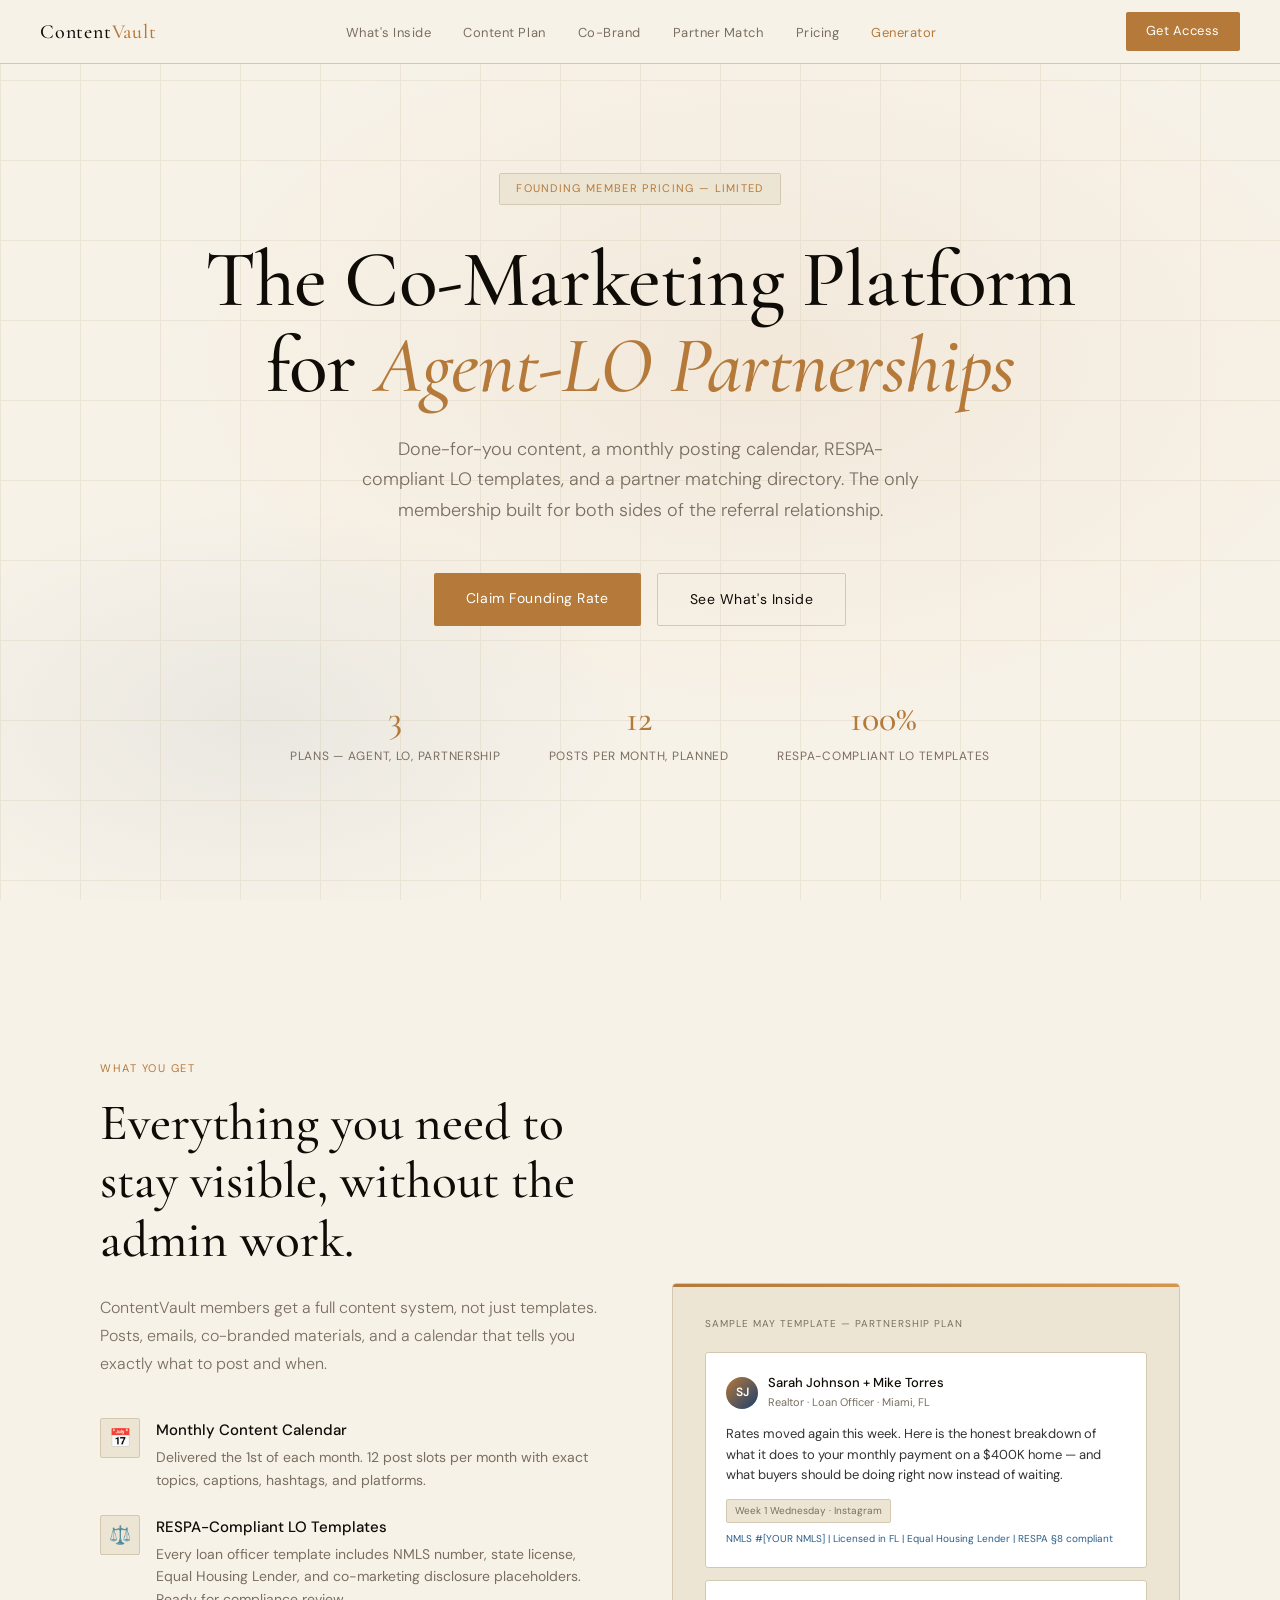
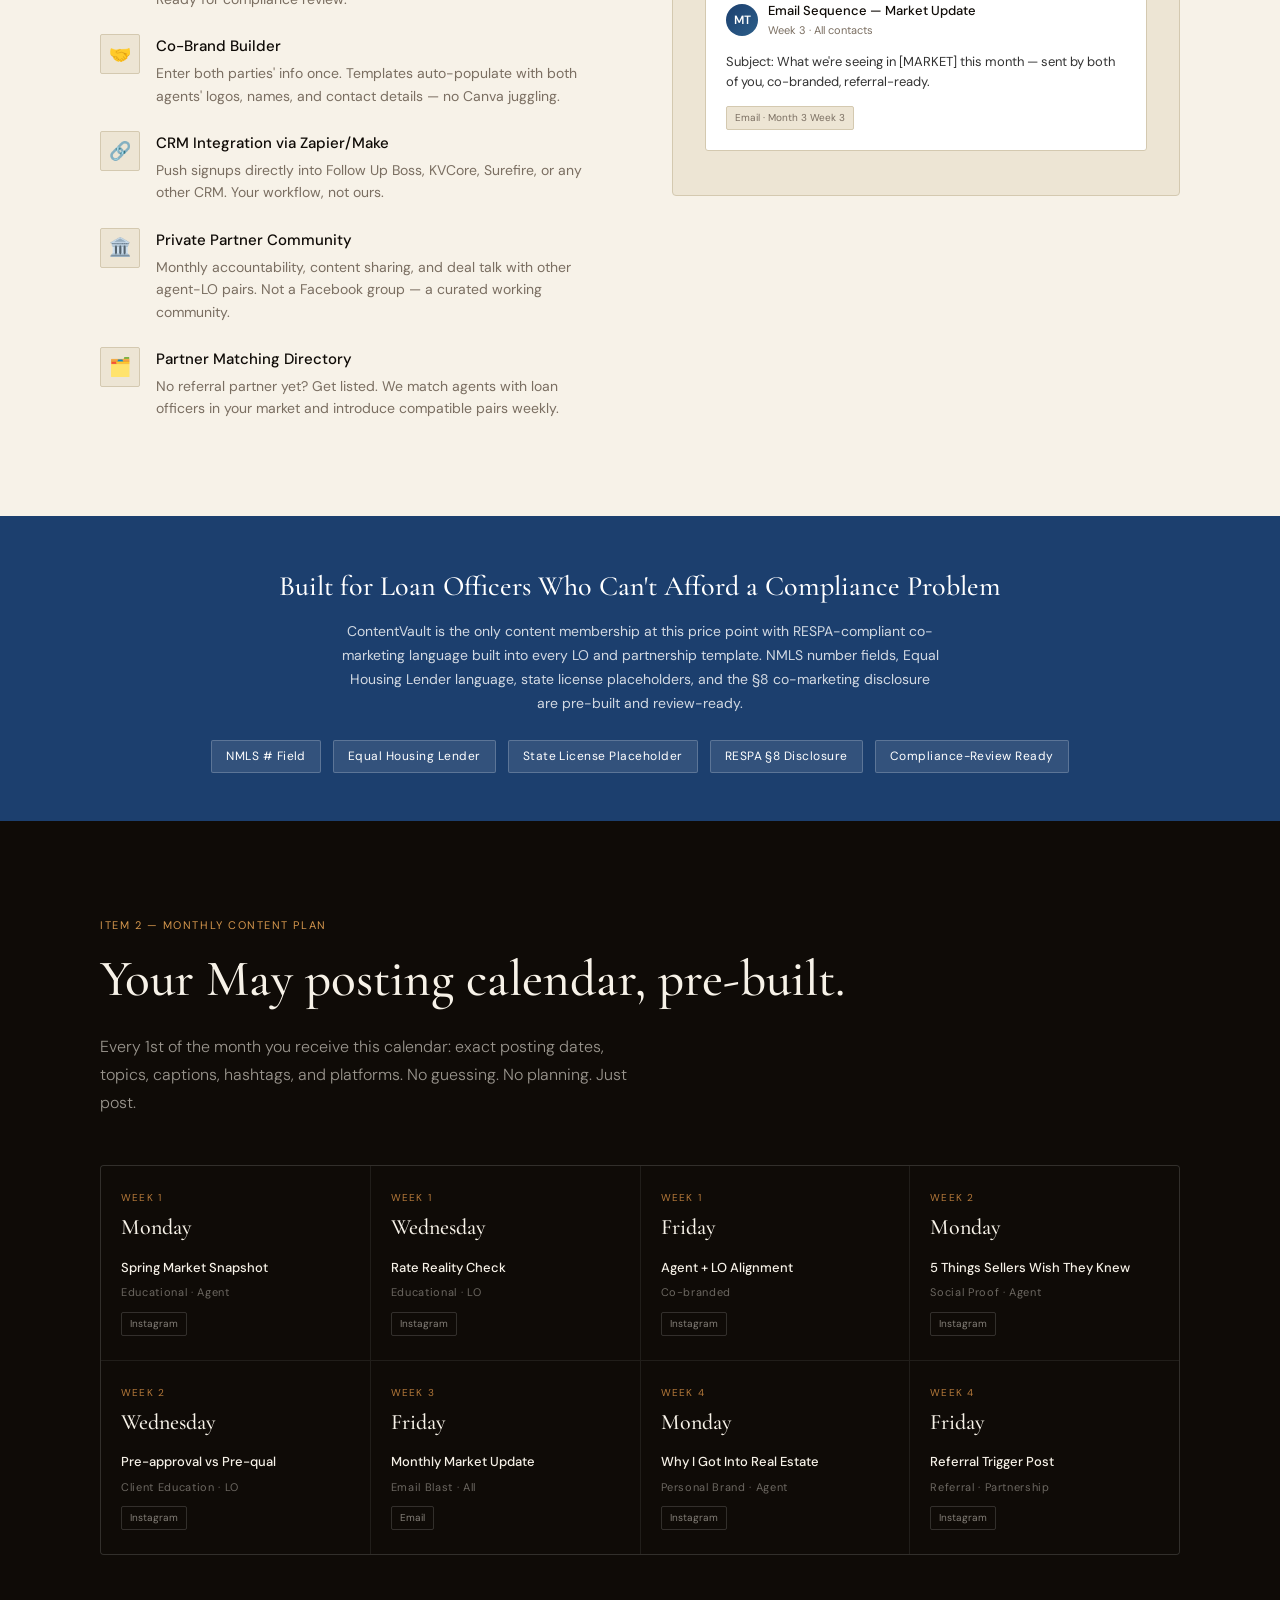
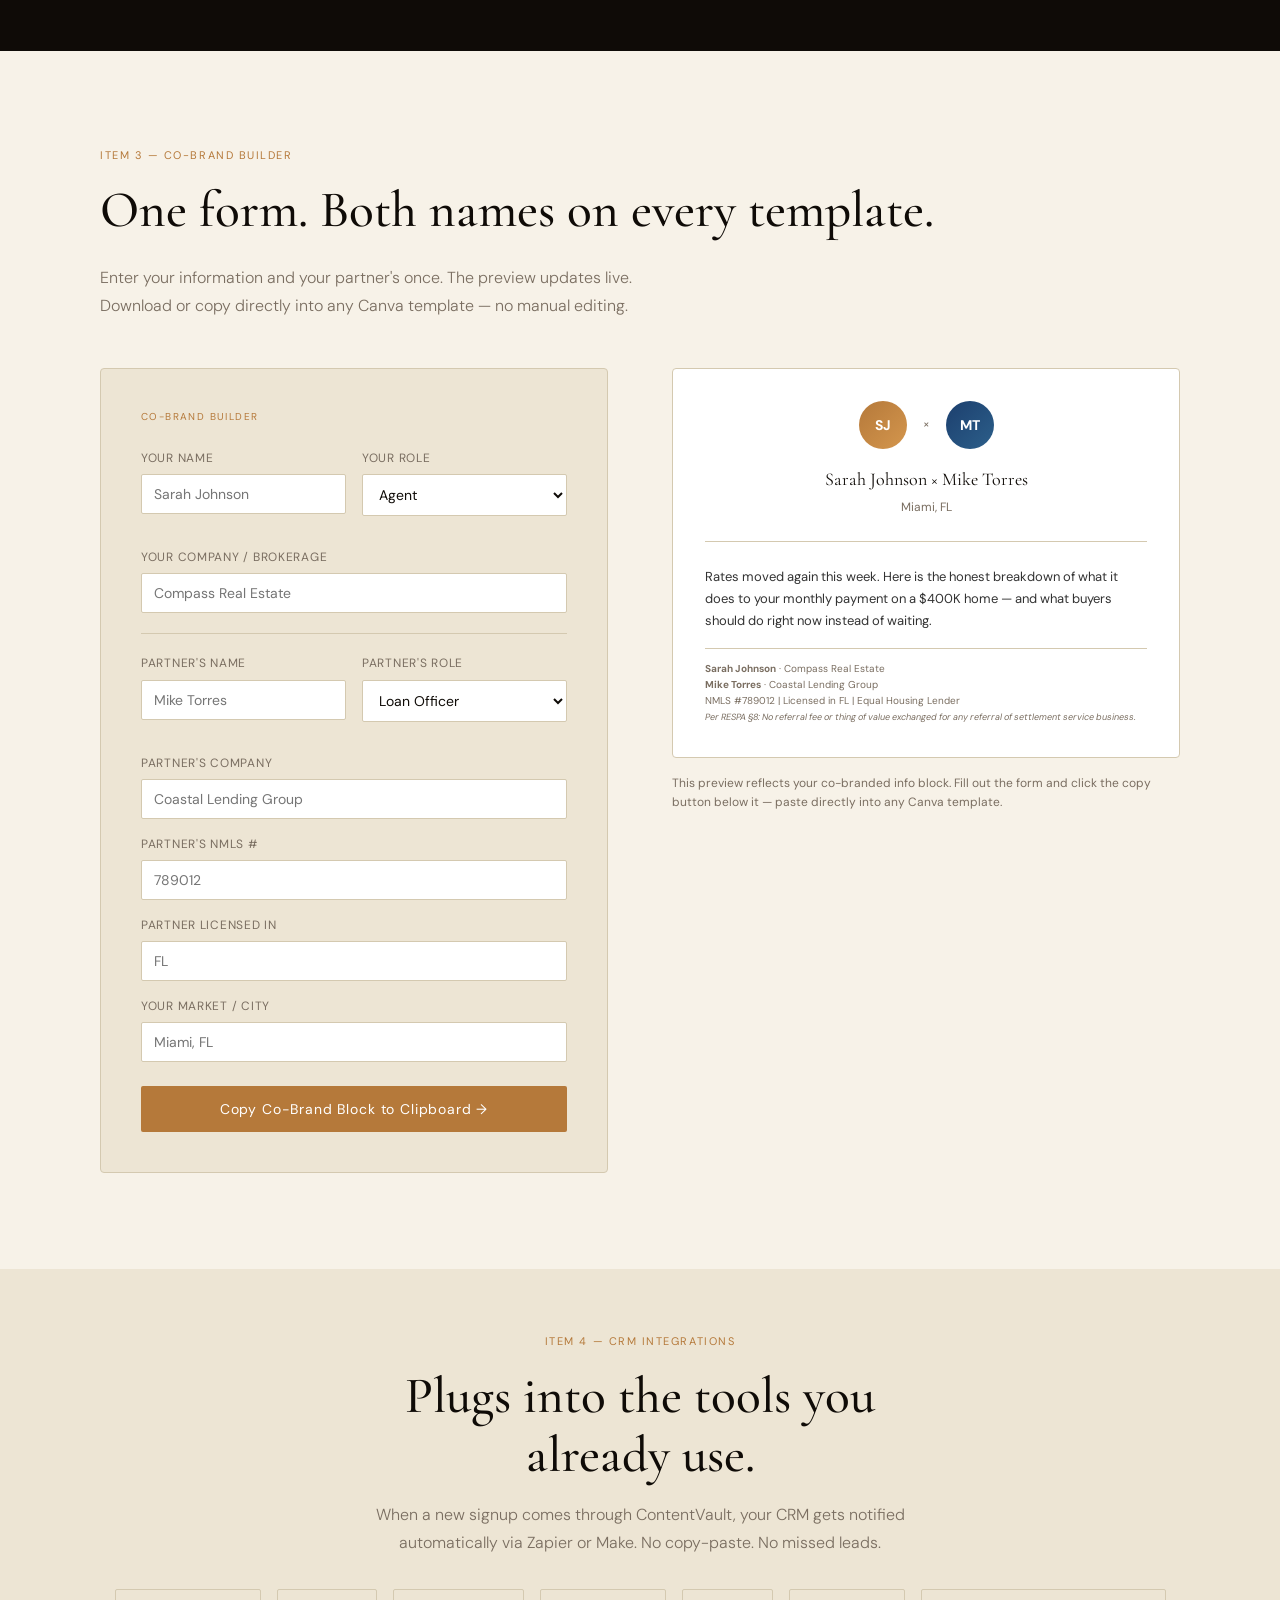
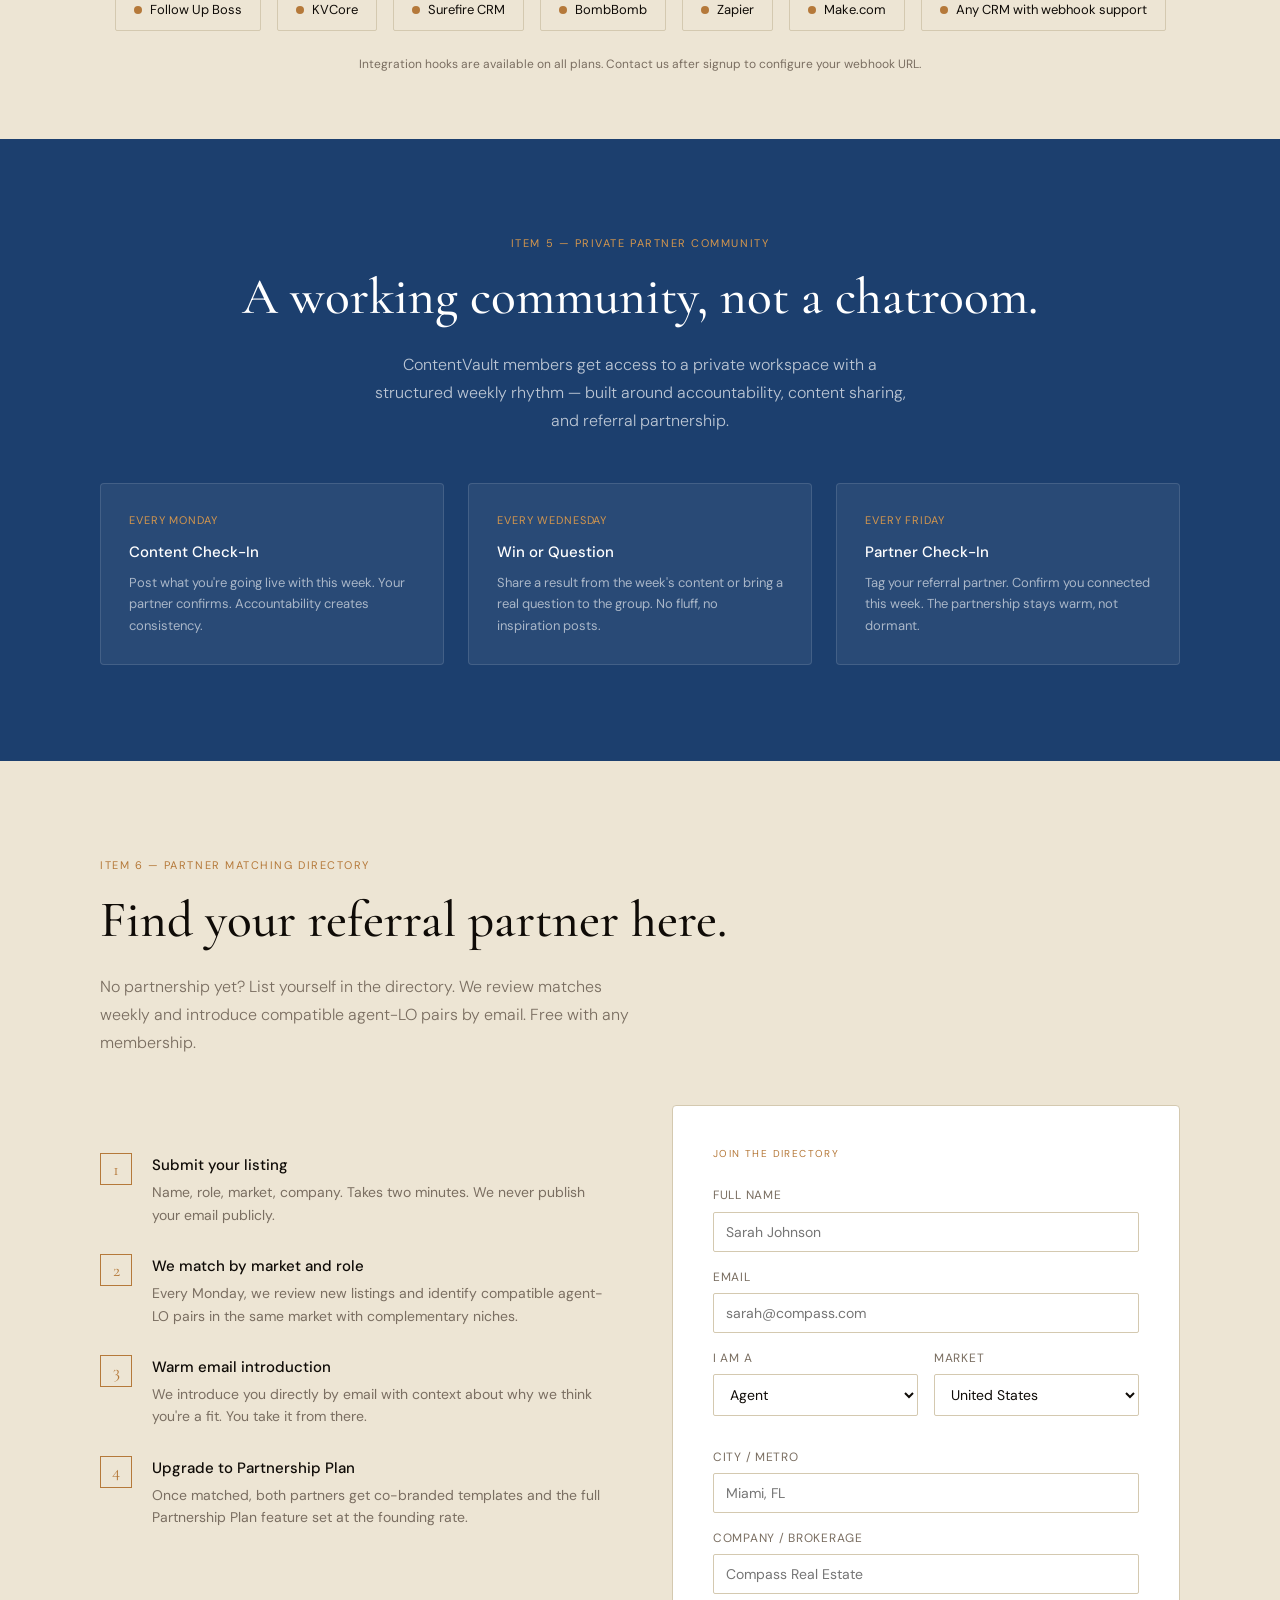
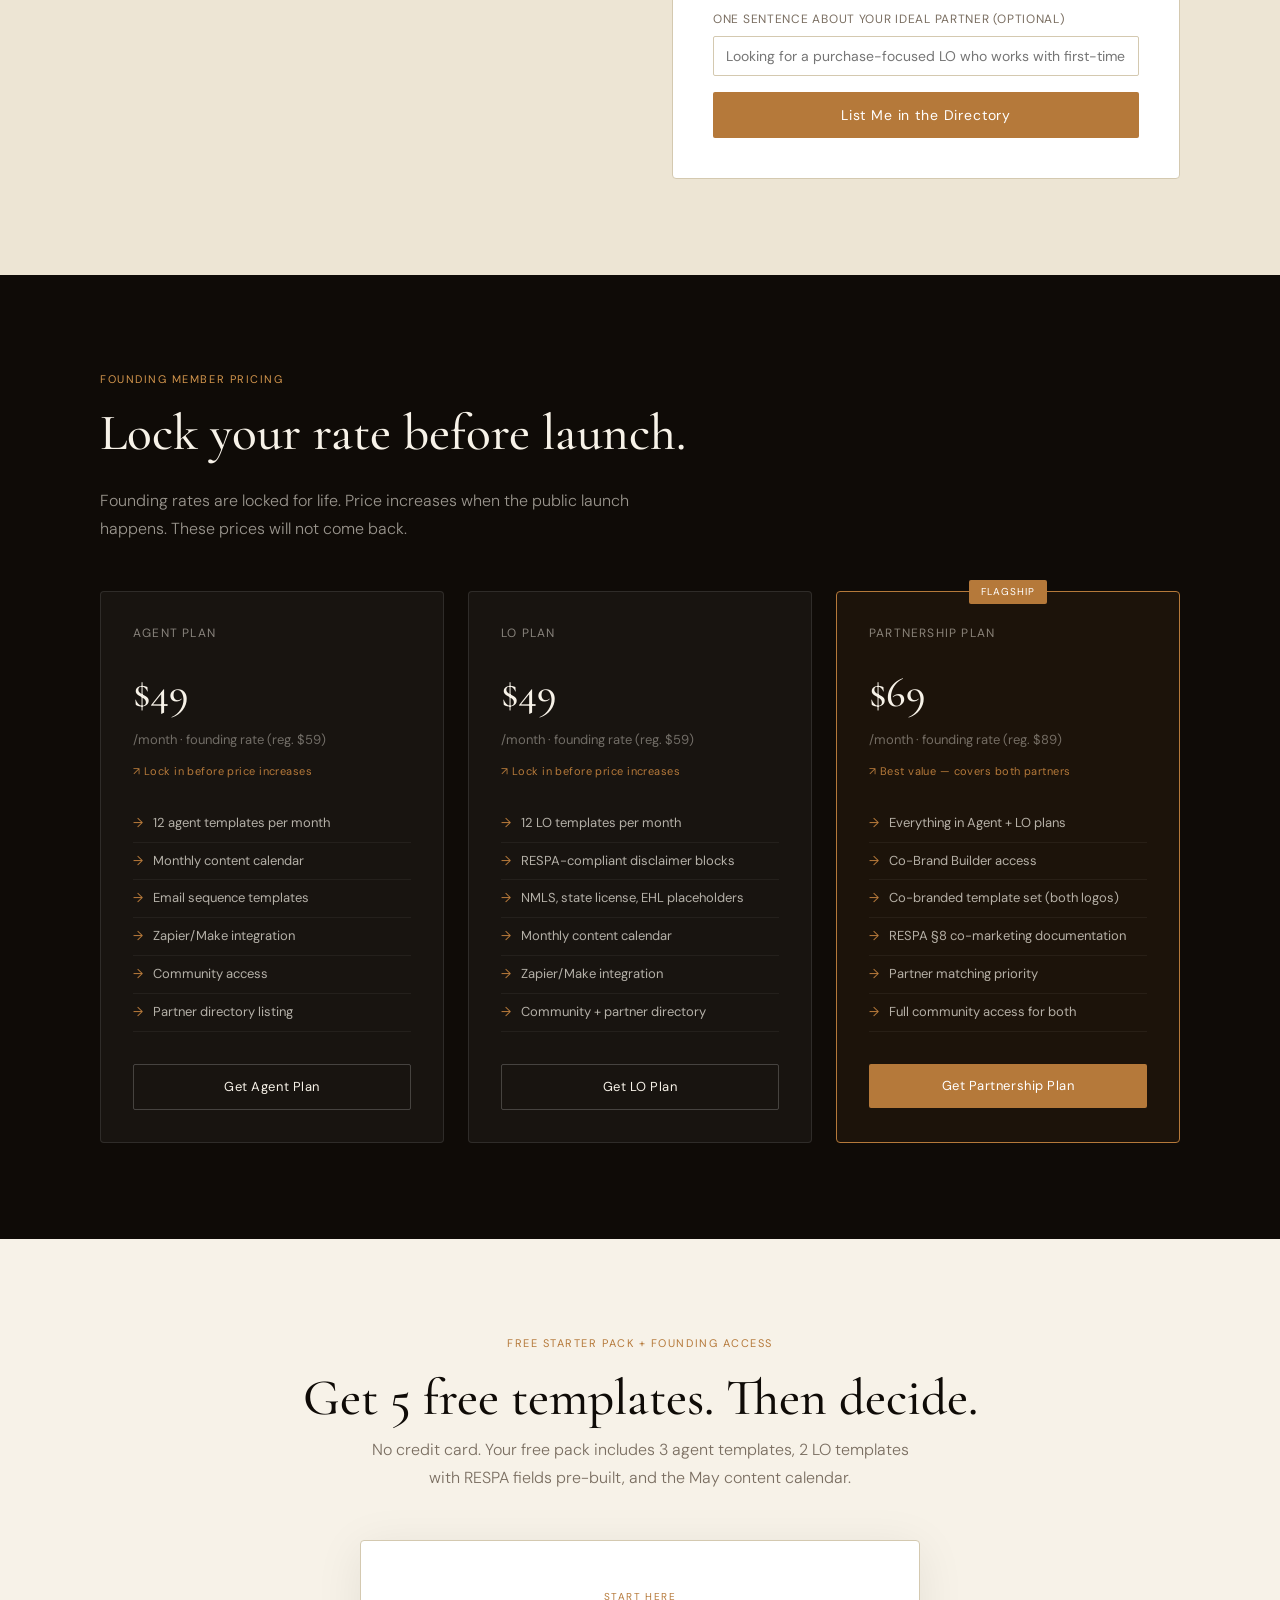
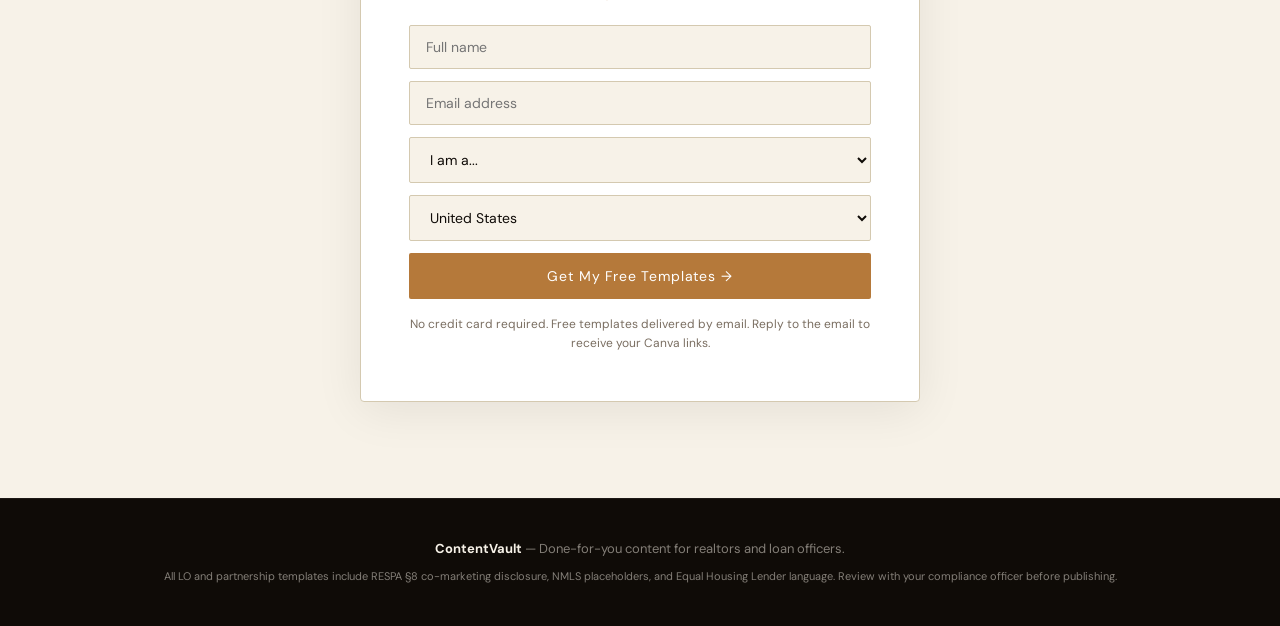
<file: index.html>
<!DOCTYPE html>
<html lang="en">
<head>
<meta charset="UTF-8"/>
<meta name="viewport" content="width=device-width,initial-scale=1.0"/>
<title>ContentVault — The Co-Marketing Platform for Agent-LO Partnerships</title>
<link rel="preconnect" href="https://fonts.googleapis.com"/>
<link rel="preconnect" href="https://fonts.gstatic.com" crossorigin/>
<link href="https://fonts.googleapis.com/css2?family=Cormorant+Garamond:ital,wght@0,400;0,500;0,600;1,400;1,500&family=DM+Sans:wght@300;400;500&display=swap" rel="stylesheet"/>
<style>
:root{
  --ink:#0F0B07;
  --cream:#F7F2E8;
  --parchment:#EDE5D4;
  --gold:#B5793A;
  --gold-light:#D4964D;
  --blue:#1C3F6E;
  --blue-light:#2C5F8A;
  --muted:#7A6E61;
  --border:#D4C9B0;
}
*{box-sizing:border-box;margin:0;padding:0;}
html{scroll-behavior:smooth;}
body{background:var(--cream);color:var(--ink);font-family:'DM Sans',sans-serif;font-size:16px;line-height:1.6;overflow-x:hidden;}

/* NAV */
nav{position:fixed;top:0;left:0;right:0;z-index:100;background:rgba(247,242,232,0.92);backdrop-filter:blur(8px);border-bottom:1px solid var(--border);padding:0 40px;display:flex;align-items:center;justify-content:space-between;height:64px;}
.nav-logo{font-family:'Cormorant Garamond',serif;font-size:20px;font-weight:500;letter-spacing:0.04em;color:var(--ink);}
.nav-logo span{color:var(--gold);}
nav ul{list-style:none;display:flex;gap:32px;}
nav ul li a{font-size:13px;text-decoration:none;color:var(--muted);letter-spacing:0.04em;transition:color 0.2s;}
nav ul li a:hover{color:var(--ink);}
.nav-cta{background:var(--gold);color:white;padding:9px 20px;border-radius:2px;font-size:13px;text-decoration:none;letter-spacing:0.04em;transition:background 0.2s;}
.nav-cta:hover{background:var(--gold-light);}

/* HERO */
.hero{min-height:100vh;display:flex;align-items:center;justify-content:center;padding:120px 40px 80px;position:relative;overflow:hidden;}
.hero-bg{position:absolute;inset:0;background:radial-gradient(ellipse 70% 60% at 60% 40%, rgba(181,121,58,0.08) 0%, transparent 70%), radial-gradient(ellipse 50% 40% at 20% 80%, rgba(28,63,110,0.06) 0%, transparent 60%);}
.hero-grid{position:absolute;inset:0;background-image:linear-gradient(var(--border) 1px,transparent 1px),linear-gradient(90deg,var(--border) 1px,transparent 1px);background-size:80px 80px;opacity:0.3;}
.hero-inner{max-width:900px;text-align:center;position:relative;z-index:1;}
.hero-badge{display:inline-block;background:var(--parchment);border:1px solid var(--border);color:var(--gold);font-size:11px;letter-spacing:0.12em;padding:6px 16px;border-radius:2px;margin-bottom:32px;text-transform:uppercase;}
.hero h1{font-family:'Cormorant Garamond',serif;font-size:clamp(42px,7vw,80px);font-weight:500;line-height:1.08;letter-spacing:-0.01em;margin-bottom:24px;}
.hero h1 em{font-style:italic;color:var(--gold);}
.hero-sub{font-size:18px;color:var(--muted);max-width:560px;margin:0 auto 48px;line-height:1.7;font-weight:300;}
.hero-actions{display:flex;gap:16px;justify-content:center;flex-wrap:wrap;}
.btn-primary{background:var(--gold);color:white;padding:14px 32px;border-radius:2px;font-size:14px;text-decoration:none;letter-spacing:0.04em;transition:all 0.2s;display:inline-block;}
.btn-primary:hover{background:var(--gold-light);transform:translateY(-1px);}
.btn-secondary{background:transparent;color:var(--ink);padding:14px 32px;border-radius:2px;border:1px solid var(--border);font-size:14px;text-decoration:none;letter-spacing:0.04em;transition:all 0.2s;display:inline-block;}
.btn-secondary:hover{border-color:var(--ink);}
.hero-proof{margin-top:64px;display:flex;gap:48px;justify-content:center;flex-wrap:wrap;}
.proof-stat{text-align:center;}
.proof-stat .num{font-family:'Cormorant Garamond',serif;font-size:36px;font-weight:500;color:var(--gold);}
.proof-stat .label{font-size:12px;color:var(--muted);letter-spacing:0.06em;text-transform:uppercase;}

/* SECTION SHELL */
section{padding:96px 40px;}
.container{max-width:1080px;margin:0 auto;}
.section-label{font-size:11px;letter-spacing:0.14em;text-transform:uppercase;color:var(--gold);margin-bottom:16px;}
.section-title{font-family:'Cormorant Garamond',serif;font-size:clamp(32px,4vw,52px);font-weight:500;line-height:1.15;margin-bottom:24px;}
.section-sub{font-size:16px;color:var(--muted);max-width:540px;line-height:1.75;font-weight:300;}

/* DIVIDER */
.divider{width:48px;height:1px;background:var(--gold);margin:0 auto 48px;}

/* WHAT IS IT */
.what-grid{display:grid;grid-template-columns:1fr 1fr;gap:64px;align-items:center;margin-top:64px;}
.what-text{}
.what-feature-list{display:flex;flex-direction:column;gap:24px;margin-top:40px;}
.wf{display:flex;gap:16px;align-items:flex-start;}
.wf-icon{width:40px;height:40px;border-radius:2px;background:var(--parchment);border:1px solid var(--border);display:flex;align-items:center;justify-content:center;flex-shrink:0;font-size:18px;}
.wf-copy h4{font-size:15px;font-weight:500;margin-bottom:4px;}
.wf-copy p{font-size:14px;color:var(--muted);line-height:1.6;}
.what-visual{background:var(--parchment);border:1px solid var(--border);border-radius:4px;padding:32px;position:relative;overflow:hidden;}
.what-visual::before{content:'';position:absolute;top:0;left:0;right:0;height:3px;background:linear-gradient(90deg,var(--gold),var(--gold-light));}
.preview-label{font-size:10px;letter-spacing:0.1em;text-transform:uppercase;color:var(--muted);margin-bottom:20px;}
.preview-card{background:white;border-radius:3px;padding:20px;margin-bottom:12px;border:1px solid var(--border);}
.pc-header{display:flex;align-items:center;gap:10px;margin-bottom:12px;}
.pc-avatar{width:32px;height:32px;border-radius:50%;background:linear-gradient(135deg,var(--gold),var(--blue));display:flex;align-items:center;justify-content:center;color:white;font-size:12px;font-weight:600;}
.pc-name{font-size:13px;font-weight:500;}
.pc-role{font-size:11px;color:var(--muted);}
.pc-text{font-size:13px;line-height:1.6;color:#333;margin-bottom:10px;}
.pc-badge{display:inline-block;font-size:10px;background:var(--parchment);border:1px solid var(--border);padding:3px 8px;border-radius:2px;color:var(--muted);}
.pc-nmls{font-size:10px;color:var(--blue-light);margin-top:8px;}

/* CALENDAR - Item 2 */
.cal-section{background:var(--ink);color:var(--cream);}
.cal-section .section-label{color:var(--gold-light);}
.cal-section .section-title{color:var(--cream);}
.cal-section .section-sub{color:rgba(247,242,232,0.6);}
.cal-grid{display:grid;grid-template-columns:repeat(4,1fr);gap:1px;background:rgba(255,255,255,0.08);border:1px solid rgba(255,255,255,0.08);border-radius:4px;overflow:hidden;margin-top:48px;}
.cal-item{background:var(--ink);padding:24px 20px;border-bottom:none;}
.cal-item:hover{background:#1a140c;}
.cal-week{font-size:10px;letter-spacing:0.12em;text-transform:uppercase;color:var(--gold);margin-bottom:4px;}
.cal-day{font-family:'Cormorant Garamond',serif;font-size:22px;font-weight:500;margin-bottom:12px;color:var(--cream);}
.cal-topic{font-size:13px;font-weight:500;margin-bottom:6px;}
.cal-type{font-size:11px;color:rgba(247,242,232,0.4);letter-spacing:0.06em;}
.cal-platform{display:inline-block;font-size:10px;border:1px solid rgba(255,255,255,0.15);padding:3px 8px;border-radius:2px;margin-top:10px;color:rgba(247,242,232,0.5);}

/* COMPLIANCE - Item 1 */
.compliance-banner{background:var(--blue);color:white;padding:48px 40px;text-align:center;margin:0;}
.compliance-banner h3{font-family:'Cormorant Garamond',serif;font-size:28px;font-weight:500;margin-bottom:12px;}
.compliance-banner p{font-size:14px;opacity:0.8;max-width:600px;margin:0 auto 24px;line-height:1.7;}
.compliance-tags{display:flex;gap:12px;justify-content:center;flex-wrap:wrap;}
.ctag{background:rgba(255,255,255,0.1);border:1px solid rgba(255,255,255,0.2);padding:6px 14px;border-radius:2px;font-size:12px;letter-spacing:0.04em;}

/* CO-BRAND BUILDER - Item 3 */
.cobrand-section{}
.cobrand-grid{display:grid;grid-template-columns:1fr 1fr;gap:64px;align-items:start;margin-top:48px;}
.cobrand-form{background:var(--parchment);border:1px solid var(--border);border-radius:4px;padding:40px;}
.cobrand-form::before{content:'CO-BRAND BUILDER';display:block;font-size:10px;letter-spacing:0.14em;color:var(--gold);margin-bottom:24px;}
.form-row{display:grid;grid-template-columns:1fr 1fr;gap:16px;margin-bottom:16px;}
.form-group{display:flex;flex-direction:column;gap:6px;margin-bottom:16px;}
.form-group label{font-size:12px;letter-spacing:0.06em;text-transform:uppercase;color:var(--muted);}
.form-group input,.form-group select{background:white;border:1px solid var(--border);border-radius:2px;padding:10px 12px;font-size:14px;font-family:'DM Sans',sans-serif;color:var(--ink);outline:none;transition:border-color 0.2s;}
.form-group input:focus,.form-group select:focus{border-color:var(--gold);}
.form-group input.lo-only{display:none;}
.cobrand-preview{background:white;border:1px solid var(--border);border-radius:4px;padding:32px;min-height:300px;}
.preview-header{text-align:center;margin-bottom:24px;padding-bottom:24px;border-bottom:1px solid var(--border);}
.preview-logos{display:flex;align-items:center;gap:16px;justify-content:center;margin-bottom:16px;}
.logo-circle{width:48px;height:48px;border-radius:50%;display:flex;align-items:center;justify-content:center;font-weight:700;font-size:14px;color:white;}
.logo-divider{font-size:12px;color:var(--muted);}
.preview-names{font-family:'Cormorant Garamond',serif;font-size:18px;}
.preview-body{font-size:13px;line-height:1.7;color:#333;margin-bottom:16px;}
.preview-footer{font-size:10px;color:var(--muted);line-height:1.6;border-top:1px solid var(--border);padding-top:12px;}

/* PARTNER DIRECTORY - Item 6 */
.directory-section{background:var(--parchment);}
.dir-inner{display:grid;grid-template-columns:1fr 1fr;gap:64px;align-items:start;}
.dir-form{background:white;border:1px solid var(--border);border-radius:4px;padding:40px;}
.dir-form::before{content:'JOIN THE DIRECTORY';display:block;font-size:10px;letter-spacing:0.14em;color:var(--gold);margin-bottom:24px;}
.dir-how{margin-top:48px;}
.dir-step{display:flex;gap:20px;margin-bottom:28px;align-items:flex-start;}
.step-num{width:32px;height:32px;border:1px solid var(--gold);color:var(--gold);display:flex;align-items:center;justify-content:center;font-family:'Cormorant Garamond',serif;font-size:18px;flex-shrink:0;}
.step-copy h4{font-size:15px;font-weight:500;margin-bottom:4px;}
.step-copy p{font-size:14px;color:var(--muted);}

/* PRICING - Item 5 note */
#founding{background:var(--ink);}
#founding .section-label{color:var(--gold-light);}
#founding .section-title{color:var(--cream);}
#founding .section-sub{color:rgba(247,242,232,0.6);}
.pricing-grid{display:grid;grid-template-columns:repeat(3,1fr);gap:24px;margin-top:48px;}
.price-card{background:rgba(255,255,255,0.04);border:1px solid rgba(255,255,255,0.1);border-radius:4px;padding:32px;position:relative;transition:border-color 0.2s;}
.price-card.featured{border-color:var(--gold);background:rgba(181,121,58,0.08);}
.price-card.featured::before{content:'FLAGSHIP';position:absolute;top:-12px;left:50%;transform:translateX(-50%);background:var(--gold);color:white;font-size:10px;letter-spacing:0.1em;padding:4px 12px;border-radius:2px;}
.price-name{font-size:12px;letter-spacing:0.1em;text-transform:uppercase;color:rgba(247,242,232,0.5);margin-bottom:16px;}
.price-amount{font-family:'Cormorant Garamond',serif;font-size:42px;font-weight:500;color:var(--cream);margin-bottom:4px;}
.price-period{font-size:13px;color:rgba(247,242,232,0.4);}
.price-founding{font-size:11px;color:var(--gold);margin:12px 0 24px;letter-spacing:0.04em;}
.price-list{list-style:none;margin-bottom:32px;}
.price-list li{font-size:13px;color:rgba(247,242,232,0.7);padding:8px 0;border-bottom:1px solid rgba(255,255,255,0.05);display:flex;gap:10px;align-items:baseline;}
.price-list li::before{content:'→';color:var(--gold);flex-shrink:0;}
.price-cta{display:block;text-align:center;padding:12px;border-radius:2px;font-size:13px;letter-spacing:0.04em;text-decoration:none;transition:all 0.2s;}
.price-cta.outline{border:1px solid rgba(255,255,255,0.2);color:var(--cream);}
.price-cta.outline:hover{border-color:var(--gold);color:var(--gold);}
.price-cta.solid{background:var(--gold);color:white;}
.price-cta.solid:hover{background:var(--gold-light);}

/* SIGNUP MODAL */
.signup-section{text-align:center;}
.signup-wrap{max-width:560px;margin:0 auto;background:white;border:1px solid var(--border);border-radius:4px;padding:48px;box-shadow:0 8px 48px rgba(15,11,7,0.08);}
.signup-wrap::before{content:'START HERE';display:block;font-size:10px;letter-spacing:0.14em;color:var(--gold);margin-bottom:20px;}
.signup-form input,.signup-form select{width:100%;border:1px solid var(--border);border-radius:2px;padding:12px 16px;font-size:14px;font-family:'DM Sans',sans-serif;color:var(--ink);outline:none;margin-bottom:12px;background:var(--cream);transition:border-color 0.2s;}
.signup-form input:focus,.signup-form select:focus{border-color:var(--gold);background:white;}
.signup-form .lo-field{display:none;}
.signup-form button{width:100%;background:var(--gold);color:white;border:none;padding:14px;border-radius:2px;font-size:14px;letter-spacing:0.06em;cursor:pointer;font-family:'DM Sans',sans-serif;transition:background 0.2s;}
.signup-form button:hover{background:var(--gold-light);}
.signup-form button:disabled{opacity:0.5;cursor:not-allowed;}
.form-note{font-size:12px;color:var(--muted);margin-top:16px;line-height:1.6;}
.success-msg{display:none;background:var(--parchment);border:1px solid var(--border);border-radius:3px;padding:24px;text-align:center;}
.success-msg h4{font-family:'Cormorant Garamond',serif;font-size:22px;margin-bottom:8px;}
.success-msg p{font-size:14px;color:var(--muted);}

/* INTEGRATION - Item 4 */
.integrations-row{display:flex;gap:16px;flex-wrap:wrap;margin-top:32px;}
.int-badge{background:var(--parchment);border:1px solid var(--border);padding:10px 18px;border-radius:2px;font-size:13px;display:flex;align-items:center;gap:8px;}
.int-badge .dot{width:8px;height:8px;border-radius:50%;background:var(--gold);}

/* COMMUNITY - Item 5 */
.community-section{background:var(--blue);color:white;}
.community-inner{text-align:center;}
.community-inner .section-title{color:white;font-family:'Cormorant Garamond',serif;}
.community-inner .section-sub{color:rgba(255,255,255,0.7);margin:0 auto 40px;}
.community-grid{display:grid;grid-template-columns:repeat(3,1fr);gap:24px;margin-top:48px;}
.comm-card{background:rgba(255,255,255,0.06);border:1px solid rgba(255,255,255,0.12);border-radius:4px;padding:28px;text-align:left;}
.comm-card h4{font-size:15px;font-weight:500;margin-bottom:8px;color:white;}
.comm-card p{font-size:13px;color:rgba(255,255,255,0.6);line-height:1.65;}
.comm-day{font-size:11px;color:var(--gold-light);letter-spacing:0.08em;margin-bottom:10px;text-transform:uppercase;}

/* FOOTER */
footer{background:var(--ink);color:rgba(247,242,232,0.5);text-align:center;padding:40px;font-size:13px;border-top:1px solid rgba(255,255,255,0.06);}
footer strong{color:var(--cream);}

/* RESPONSIVE */
@media(max-width:768px){
  nav ul{display:none;}
  .what-grid,.cobrand-grid,.dir-inner,.pricing-grid,.cal-grid,.community-grid{grid-template-columns:1fr;}
  .cal-grid{grid-template-columns:1fr 1fr;}
  .form-row{grid-template-columns:1fr;}
  section{padding:64px 24px;}
  nav{padding:0 24px;}
}

/* ANIMATIONS */
@keyframes fadeUp{from{opacity:0;transform:translateY(24px);}to{opacity:1;transform:translateY(0);}}
.hero-inner>*{animation:fadeUp 0.8s ease both;}
.hero-badge{animation-delay:0.1s;}
.hero h1{animation-delay:0.2s;}
.hero-sub{animation-delay:0.35s;}
.hero-actions{animation-delay:0.5s;}
.hero-proof{animation-delay:0.65s;}
</style>
</head>
<body>

<!-- NAV -->
<nav>
  <div class="nav-logo">Content<span>Vault</span></div>
  <ul>
    <li><a href="#what">What's Inside</a></li>
    <li><a href="#calendar">Content Plan</a></li>
    <li><a href="#cobrand">Co-Brand</a></li>
    <li><a href="#directory">Partner Match</a></li>
    <li><a href="#founding">Pricing</a></li>
    <li><a href="generate.html" style="color:var(--gold)">Generator</a></li>
  </ul>
  <a href="#signup" class="nav-cta">Get Access</a>
</nav>

<!-- HERO -->
<section class="hero">
  <div class="hero-bg"></div>
  <div class="hero-grid"></div>
  <div class="hero-inner">
    <div class="hero-badge">Founding Member Pricing — Limited</div>
    <h1>The Co-Marketing Platform<br/>for <em>Agent-LO Partnerships</em></h1>
    <p class="hero-sub">Done-for-you content, a monthly posting calendar, RESPA-compliant LO templates, and a partner matching directory. The only membership built for both sides of the referral relationship.</p>
    <div class="hero-actions">
      <a href="#signup" class="btn-primary">Claim Founding Rate</a>
      <a href="#what" class="btn-secondary">See What's Inside</a>
    </div>
    <div class="hero-proof">
      <div class="proof-stat"><div class="num">3</div><div class="label">Plans — Agent, LO, Partnership</div></div>
      <div class="proof-stat"><div class="num">12</div><div class="label">Posts Per Month, Planned</div></div>
      <div class="proof-stat"><div class="num">100%</div><div class="label">RESPA-Compliant LO Templates</div></div>
    </div>
  </div>
</section>

<!-- WHAT'S INSIDE -->
<section id="what">
  <div class="container">
    <div class="what-grid">
      <div class="what-text">
        <div class="section-label">What You Get</div>
        <h2 class="section-title">Everything you need to stay visible, without the admin work.</h2>
        <p class="section-sub">ContentVault members get a full content system, not just templates. Posts, emails, co-branded materials, and a calendar that tells you exactly what to post and when.</p>
        <div class="what-feature-list">
          <div class="wf"><div class="wf-icon">📅</div><div class="wf-copy"><h4>Monthly Content Calendar</h4><p>Delivered the 1st of each month. 12 post slots per month with exact topics, captions, hashtags, and platforms.</p></div></div>
          <div class="wf"><div class="wf-icon">⚖️</div><div class="wf-copy"><h4>RESPA-Compliant LO Templates</h4><p>Every loan officer template includes NMLS number, state license, Equal Housing Lender, and co-marketing disclosure placeholders. Ready for compliance review.</p></div></div>
          <div class="wf"><div class="wf-icon">🤝</div><div class="wf-copy"><h4>Co-Brand Builder</h4><p>Enter both parties' info once. Templates auto-populate with both agents' logos, names, and contact details — no Canva juggling.</p></div></div>
          <div class="wf"><div class="wf-icon">🔗</div><div class="wf-copy"><h4>CRM Integration via Zapier/Make</h4><p>Push signups directly into Follow Up Boss, KVCore, Surefire, or any other CRM. Your workflow, not ours.</p></div></div>
          <div class="wf"><div class="wf-icon">🏛️</div><div class="wf-copy"><h4>Private Partner Community</h4><p>Monthly accountability, content sharing, and deal talk with other agent-LO pairs. Not a Facebook group — a curated working community.</p></div></div>
          <div class="wf"><div class="wf-icon">🗂️</div><div class="wf-copy"><h4>Partner Matching Directory</h4><p>No referral partner yet? Get listed. We match agents with loan officers in your market and introduce compatible pairs weekly.</p></div></div>
        </div>
      </div>
      <div class="what-visual">
        <div class="preview-label">Sample May Template — Partnership Plan</div>
        <div class="preview-card">
          <div class="pc-header">
            <div class="pc-avatar">SJ</div>
            <div><div class="pc-name">Sarah Johnson + Mike Torres</div><div class="pc-role">Realtor · Loan Officer · Miami, FL</div></div>
          </div>
          <div class="pc-text">Rates moved again this week. Here is the honest breakdown of what it does to your monthly payment on a $400K home — and what buyers should be doing right now instead of waiting.</div>
          <div class="pc-badge">Week 1 Wednesday · Instagram</div>
          <div class="pc-nmls">NMLS #[YOUR NMLS] | Licensed in FL | Equal Housing Lender | RESPA §8 compliant</div>
        </div>
        <div class="preview-card">
          <div class="pc-header">
            <div class="pc-avatar" style="background:linear-gradient(135deg,var(--blue),var(--blue-light))">MT</div>
            <div><div class="pc-name">Email Sequence — Market Update</div><div class="pc-role">Week 3 · All contacts</div></div>
          </div>
          <div class="pc-text">Subject: What we're seeing in [MARKET] this month — sent by both of you, co-branded, referral-ready.</div>
          <div class="pc-badge">Email · Month 3 Week 3</div>
        </div>
      </div>
    </div>
  </div>
</section>

<!-- COMPLIANCE - Item 1 -->
<div class="compliance-banner" id="compliance">
  <h3>Built for Loan Officers Who Can't Afford a Compliance Problem</h3>
  <p>ContentVault is the only content membership at this price point with RESPA-compliant co-marketing language built into every LO and partnership template. NMLS number fields, Equal Housing Lender language, state license placeholders, and the §8 co-marketing disclosure are pre-built and review-ready.</p>
  <div class="compliance-tags">
    <div class="ctag">NMLS # Field</div>
    <div class="ctag">Equal Housing Lender</div>
    <div class="ctag">State License Placeholder</div>
    <div class="ctag">RESPA §8 Disclosure</div>
    <div class="ctag">Compliance-Review Ready</div>
  </div>
</div>

<!-- CALENDAR - Item 2 -->
<section class="cal-section" id="calendar">
  <div class="container">
    <div class="section-label">Item 2 — Monthly Content Plan</div>
    <h2 class="section-title">Your May posting calendar, pre-built.</h2>
    <p class="section-sub">Every 1st of the month you receive this calendar: exact posting dates, topics, captions, hashtags, and platforms. No guessing. No planning. Just post.</p>
    <div class="cal-grid">
      <div class="cal-item"><div class="cal-week">Week 1</div><div class="cal-day">Monday</div><div class="cal-topic">Spring Market Snapshot</div><div class="cal-type">Educational · Agent</div><div class="cal-platform">Instagram</div></div>
      <div class="cal-item"><div class="cal-week">Week 1</div><div class="cal-day">Wednesday</div><div class="cal-topic">Rate Reality Check</div><div class="cal-type">Educational · LO</div><div class="cal-platform">Instagram</div></div>
      <div class="cal-item"><div class="cal-week">Week 1</div><div class="cal-day">Friday</div><div class="cal-topic">Agent + LO Alignment</div><div class="cal-type">Co-branded</div><div class="cal-platform">Instagram</div></div>
      <div class="cal-item"><div class="cal-week">Week 2</div><div class="cal-day">Monday</div><div class="cal-topic">5 Things Sellers Wish They Knew</div><div class="cal-type">Social Proof · Agent</div><div class="cal-platform">Instagram</div></div>
      <div class="cal-item"><div class="cal-week">Week 2</div><div class="cal-day">Wednesday</div><div class="cal-topic">Pre-approval vs Pre-qual</div><div class="cal-type">Client Education · LO</div><div class="cal-platform">Instagram</div></div>
      <div class="cal-item"><div class="cal-week">Week 3</div><div class="cal-day">Friday</div><div class="cal-topic">Monthly Market Update</div><div class="cal-type">Email Blast · All</div><div class="cal-platform">Email</div></div>
      <div class="cal-item"><div class="cal-week">Week 4</div><div class="cal-day">Monday</div><div class="cal-topic">Why I Got Into Real Estate</div><div class="cal-type">Personal Brand · Agent</div><div class="cal-platform">Instagram</div></div>
      <div class="cal-item"><div class="cal-week">Week 4</div><div class="cal-day">Friday</div><div class="cal-topic">Referral Trigger Post</div><div class="cal-type">Referral · Partnership</div><div class="cal-platform">Instagram</div></div>
    </div>
  </div>
</section>

<!-- CO-BRAND BUILDER - Item 3 -->
<section class="cobrand-section" id="cobrand">
  <div class="container">
    <div class="section-label">Item 3 — Co-Brand Builder</div>
    <h2 class="section-title">One form. Both names on every template.</h2>
    <p class="section-sub">Enter your information and your partner's once. The preview updates live. Download or copy directly into any Canva template — no manual editing.</p>
    <div class="cobrand-grid">
      <div class="cobrand-form">
        <div class="form-row">
          <div class="form-group"><label>Your Name</label><input type="text" id="a-name" placeholder="Sarah Johnson" oninput="updatePreview()"/></div>
          <div class="form-group"><label>Your Role</label><select id="a-role" onchange="updatePreview();toggleLOFields()"><option value="agent">Agent</option><option value="lo">Loan Officer</option></select></div>
        </div>
        <div class="form-group"><label>Your Company / Brokerage</label><input type="text" id="a-company" placeholder="Compass Real Estate" oninput="updatePreview()"/></div>
        <div class="form-group lo-field" id="a-nmls-group"><label>Your NMLS #</label><input type="text" id="a-nmls" placeholder="123456" oninput="updatePreview()"/></div>
        <div class="form-group lo-field" id="a-state-group"><label>Licensed In (State)</label><input type="text" id="a-state" placeholder="FL" oninput="updatePreview()"/></div>
        <hr style="border:none;border-top:1px solid var(--border);margin:20px 0;"/>
        <div class="form-row">
          <div class="form-group"><label>Partner's Name</label><input type="text" id="b-name" placeholder="Mike Torres" oninput="updatePreview()"/></div>
          <div class="form-group"><label>Partner's Role</label><select id="b-role" onchange="updatePreview();toggleLOFields()"><option value="lo">Loan Officer</option><option value="agent">Agent</option></select></div>
        </div>
        <div class="form-group"><label>Partner's Company</label><input type="text" id="b-company" placeholder="Coastal Lending Group" oninput="updatePreview()"/></div>
        <div class="form-group" id="b-nmls-group"><label>Partner's NMLS #</label><input type="text" id="b-nmls" placeholder="789012" oninput="updatePreview()"/></div>
        <div class="form-group" id="b-state-group"><label>Partner Licensed In</label><input type="text" id="b-state" placeholder="FL" oninput="updatePreview()"/></div>
        <div class="form-group"><label>Your Market / City</label><input type="text" id="market" placeholder="Miami, FL" oninput="updatePreview()"/></div>
        <button onclick="copyCoband()" id="cobrand-copy-btn" style="margin-top:8px;width:100%;background:var(--gold);color:white;border:none;padding:14px;border-radius:2px;font-size:14px;letter-spacing:0.06em;cursor:pointer;font-family:'DM Sans',sans-serif;transition:background 0.2s;">Copy Co-Brand Block to Clipboard →</button>
        <div id="cobrand-copied" style="display:none;text-align:center;font-size:12px;color:var(--gold);margin-top:10px;letter-spacing:0.06em;">✓ Copied — paste directly into Canva</div>
      </div>
      <div>
        <div class="cobrand-preview" id="cobrand-preview">
          <div class="preview-header">
            <div class="preview-logos">
              <div class="logo-circle" id="prev-a-avatar" style="background:linear-gradient(135deg,var(--gold),var(--gold-light))">SJ</div>
              <div class="logo-divider">×</div>
              <div class="logo-circle" id="prev-b-avatar" style="background:linear-gradient(135deg,var(--blue),var(--blue-light))">MT</div>
            </div>
            <div class="preview-names" id="prev-names">Sarah Johnson × Mike Torres</div>
            <div style="font-size:12px;color:var(--muted);margin-top:4px" id="prev-market">Miami, FL</div>
          </div>
          <div class="preview-body" id="prev-body">
            Rates moved again this week. Here is the honest breakdown of what it does to your monthly payment on a $400K home — and what buyers should do right now instead of waiting.
          </div>
          <div class="preview-footer" id="prev-footer">
            <strong id="prev-a-line">Sarah Johnson</strong> · Compass Real Estate<br/>
            <strong id="prev-b-line">Mike Torres</strong> · Coastal Lending Group<br/>
            <span id="prev-nmls">NMLS #789012 | Licensed in FL | Equal Housing Lender</span><br/>
            <em style="font-size:9px">Per RESPA §8: No referral fee or thing of value exchanged for any referral of settlement service business.</em>
          </div>
        </div>
        <p style="font-size:12px;color:var(--muted);margin-top:16px;line-height:1.6;">This preview reflects your co-branded info block. Fill out the form and click the copy button below it — paste directly into any Canva template.</p>
      </div>
    </div>
  </div>
</section>

<!-- INTEGRATIONS - Item 4 -->
<section style="background:var(--parchment);padding:64px 40px;" id="integrations">
  <div class="container" style="text-align:center;">
    <div class="section-label">Item 4 — CRM Integrations</div>
    <h2 class="section-title" style="max-width:480px;margin:0 auto 16px;">Plugs into the tools you already use.</h2>
    <p class="section-sub" style="margin:0 auto 32px;">When a new signup comes through ContentVault, your CRM gets notified automatically via Zapier or Make. No copy-paste. No missed leads.</p>
    <div class="integrations-row" style="justify-content:center;">
      <div class="int-badge"><span class="dot"></span>Follow Up Boss</div>
      <div class="int-badge"><span class="dot"></span>KVCore</div>
      <div class="int-badge"><span class="dot"></span>Surefire CRM</div>
      <div class="int-badge"><span class="dot"></span>BombBomb</div>
      <div class="int-badge"><span class="dot"></span>Zapier</div>
      <div class="int-badge"><span class="dot"></span>Make.com</div>
      <div class="int-badge"><span class="dot"></span>Any CRM with webhook support</div>
    </div>
    <p style="font-size:12px;color:var(--muted);margin-top:24px;">Integration hooks are available on all plans. Contact us after signup to configure your webhook URL.</p>
  </div>
</section>

<!-- COMMUNITY - Item 5 -->
<section class="community-section" id="community">
  <div class="container community-inner">
    <div class="section-label" style="color:var(--gold-light);">Item 5 — Private Partner Community</div>
    <h2 class="section-title">A working community, not a chatroom.</h2>
    <p class="section-sub">ContentVault members get access to a private workspace with a structured weekly rhythm — built around accountability, content sharing, and referral partnership.</p>
    <div class="community-grid">
      <div class="comm-card"><div class="comm-day">Every Monday</div><h4>Content Check-In</h4><p>Post what you're going live with this week. Your partner confirms. Accountability creates consistency.</p></div>
      <div class="comm-card"><div class="comm-day">Every Wednesday</div><h4>Win or Question</h4><p>Share a result from the week's content or bring a real question to the group. No fluff, no inspiration posts.</p></div>
      <div class="comm-card"><div class="comm-day">Every Friday</div><h4>Partner Check-In</h4><p>Tag your referral partner. Confirm you connected this week. The partnership stays warm, not dormant.</p></div>
    </div>
  </div>
</section>

<!-- PARTNER DIRECTORY - Item 6 -->
<section class="directory-section" id="directory">
  <div class="container">
    <div class="section-label">Item 6 — Partner Matching Directory</div>
    <h2 class="section-title">Find your referral partner here.</h2>
    <p class="section-sub" style="margin-bottom:48px;">No partnership yet? List yourself in the directory. We review matches weekly and introduce compatible agent-LO pairs by email. Free with any membership.</p>
    <div class="dir-inner">
      <div>
        <div class="dir-how">
          <div class="dir-step"><div class="step-num">1</div><div class="step-copy"><h4>Submit your listing</h4><p>Name, role, market, company. Takes two minutes. We never publish your email publicly.</p></div></div>
          <div class="dir-step"><div class="step-num">2</div><div class="step-copy"><h4>We match by market and role</h4><p>Every Monday, we review new listings and identify compatible agent-LO pairs in the same market with complementary niches.</p></div></div>
          <div class="dir-step"><div class="step-num">3</div><div class="step-copy"><h4>Warm email introduction</h4><p>We introduce you directly by email with context about why we think you're a fit. You take it from there.</p></div></div>
          <div class="dir-step"><div class="step-num">4</div><div class="step-copy"><h4>Upgrade to Partnership Plan</h4><p>Once matched, both partners get co-branded templates and the full Partnership Plan feature set at the founding rate.</p></div></div>
        </div>
      </div>
      <div class="dir-form">
        <div class="form-group"><label>Full Name</label><input type="text" id="dir-name" placeholder="Sarah Johnson"/></div>
        <div class="form-group"><label>Email</label><input type="email" id="dir-email" placeholder="sarah@compass.com"/></div>
        <div class="form-row">
          <div class="form-group"><label>I am a</label><select id="dir-role" onchange="toggleDirLO()"><option value="agent">Agent</option><option value="lo">Loan Officer</option></select></div>
          <div class="form-group"><label>Market</label><select id="dir-market"><option value="us">United States</option><option value="canada">Canada</option></select></div>
        </div>
        <div class="form-group"><label>City / Metro</label><input type="text" id="dir-city" placeholder="Miami, FL"/></div>
        <div class="form-group"><label>Company / Brokerage</label><input type="text" id="dir-company" placeholder="Compass Real Estate"/></div>
        <div class="form-group dir-lo-field" id="dir-nmls-group" style="display:none;"><label>NMLS #</label><input type="text" id="dir-nmls" placeholder="123456"/></div>
        <div class="form-group"><label>One sentence about your ideal partner (optional)</label><input type="text" id="dir-bio" placeholder="Looking for a purchase-focused LO who works with first-time buyers."/></div>
        <button onclick="submitDirectory()" style="width:100%;background:var(--gold);color:white;border:none;padding:14px;border-radius:2px;font-size:14px;letter-spacing:0.06em;cursor:pointer;font-family:'DM Sans',sans-serif;transition:background 0.2s;" id="dir-btn">List Me in the Directory</button>
        <div id="dir-success" style="display:none;background:var(--parchment);border:1px solid var(--border);border-radius:3px;padding:20px;text-align:center;margin-top:16px;"><strong style="font-family:'Cormorant Garamond',serif;font-size:20px;display:block;margin-bottom:6px;">You're listed.</strong><span style="font-size:13px;color:var(--muted);">We'll reach out by email when we find a match in your market.</span></div>
      </div>
    </div>
  </div>
</section>

<!-- PRICING -->
<section id="founding">
  <div class="container">
    <div class="section-label">Founding Member Pricing</div>
    <h2 class="section-title" style="color:var(--cream);">Lock your rate before launch.</h2>
    <p class="section-sub">Founding rates are locked for life. Price increases when the public launch happens. These prices will not come back.</p>
    <div class="pricing-grid">
      <div class="price-card">
        <div class="price-name">Agent Plan</div>
        <div class="price-amount">$49</div>
        <div class="price-period">/month · founding rate (reg. $59)</div>
        <div class="price-founding">↗ Lock in before price increases</div>
        <ul class="price-list">
          <li>12 agent templates per month</li>
          <li>Monthly content calendar</li>
          <li>Email sequence templates</li>
          <li>Zapier/Make integration</li>
          <li>Community access</li>
          <li>Partner directory listing</li>
        </ul>
        <a href="https://buy.stripe.com/bJe5kE7Aagisc4VemU3VC01" class="price-cta outline">Get Agent Plan</a>
      </div>
      <div class="price-card">
        <div class="price-name">LO Plan</div>
        <div class="price-amount">$49</div>
        <div class="price-period">/month · founding rate (reg. $59)</div>
        <div class="price-founding">↗ Lock in before price increases</div>
        <ul class="price-list">
          <li>12 LO templates per month</li>
          <li>RESPA-compliant disclaimer blocks</li>
          <li>NMLS, state license, EHL placeholders</li>
          <li>Monthly content calendar</li>
          <li>Zapier/Make integration</li>
          <li>Community + partner directory</li>
        </ul>
        <a href="https://buy.stripe.com/6oU8wQ1bMfeoc4VfqY3VC02" class="price-cta outline">Get LO Plan</a>
      </div>
      <div class="price-card featured">
        <div class="price-name">Partnership Plan</div>
        <div class="price-amount">$69</div>
        <div class="price-period">/month · founding rate (reg. $89)</div>
        <div class="price-founding">↗ Best value — covers both partners</div>
        <ul class="price-list">
          <li>Everything in Agent + LO plans</li>
          <li>Co-Brand Builder access</li>
          <li>Co-branded template set (both logos)</li>
          <li>RESPA §8 co-marketing documentation</li>
          <li>Partner matching priority</li>
          <li>Full community access for both</li>
        </ul>
        <a href="https://buy.stripe.com/4gM9AU3jU7LW3yp0w43VC03" class="price-cta solid">Get Partnership Plan</a>
      </div>
    </div>
  </div>
</section>

<!-- SIGNUP -->
<section class="signup-section" id="signup" style="padding:96px 40px;background:var(--cream);">
  <div class="container">
    <div class="section-label" style="text-align:center;">Free Starter Pack + Founding Access</div>
    <h2 class="section-title" style="text-align:center;margin-bottom:8px;">Get 5 free templates. Then decide.</h2>
    <p class="section-sub" style="text-align:center;margin:0 auto 48px;">No credit card. Your free pack includes 3 agent templates, 2 LO templates with RESPA fields pre-built, and the May content calendar.</p>
    <div class="signup-wrap">
      <div class="signup-form" id="signup-form">
        <input type="text" id="s-name" placeholder="Full name"/>
        <input type="email" id="s-email" placeholder="Email address"/>
        <select id="s-role" onchange="handleRoleChange()">
          <option value="">I am a...</option>
          <option value="agent">Agent / Realtor</option>
          <option value="lo">Loan Officer / Mortgage Broker</option>
          <option value="partnership">Agent-LO Partnership (both of us)</option>
        </select>
        <input type="text" id="s-nmls" class="lo-field" placeholder="NMLS # (required for LO templates)" style="display:none;"/>
        <input type="text" id="s-state" class="lo-field" placeholder="State license (e.g. FL, CA)" style="display:none;"/>
        <select id="s-market">
          <option value="us">United States</option>
          <option value="canada">Canada</option>
        </select>
        <button onclick="submitSignup()" id="signup-btn">Get My Free Templates →</button>
        <p class="form-note">No credit card required. Free templates delivered by email. Reply to the email to receive your Canva links.</p>
      </div>
      <div class="success-msg" id="signup-success">
        <h4>You're in.</h4>
        <p>Check your email for your free starter pack. Your Canva template links will arrive within a few minutes.</p>
      </div>
    </div>
  </div>
</section>

<footer>
  <strong>ContentVault</strong> — Done-for-you content for realtors and loan officers.<br/>
  <span style="font-size:11px;margin-top:8px;display:block;">All LO and partnership templates include RESPA §8 co-marketing disclosure, NMLS placeholders, and Equal Housing Lender language. Review with your compliance officer before publishing.</span>
</footer>

<script>
const EDGE = 'https://mxyepucitjzleaziizkr.supabase.co/functions/v1/cv-mailer-v7';

function handleRoleChange(){
  const role = document.getElementById('s-role').value;
  const loFields = document.querySelectorAll('#signup-form .lo-field');
  loFields.forEach(f => f.style.display = (role==='lo'||role==='partnership') ? 'block' : 'none');
}

async function submitSignup(){
  const btn = document.getElementById('signup-btn');
  const name = document.getElementById('s-name').value.trim();
  const email = document.getElementById('s-email').value.trim();
  const role = document.getElementById('s-role').value;
  const nmls = document.getElementById('s-nmls').value.trim();
  const state = document.getElementById('s-state').value.trim();
  const market = document.getElementById('s-market').value;
  if(!email||!role){alert('Please enter your email and select your role.');return;}
  btn.disabled=true;btn.textContent='Sending...';
  try{
    await fetch(EDGE,{method:'POST',headers:{'Content-Type':'application/json'},body:JSON.stringify({name,email,role,market,nmls_number:nmls||null,state_license:state||null,is_lead_magnet:true})});
    document.getElementById('signup-form').style.display='none';
    document.getElementById('signup-success').style.display='block';
  }catch(e){btn.disabled=false;btn.textContent='Get My Free Templates →';alert('Something went wrong. Please try again.');}
}

async function submitDirectory(){
  const btn = document.getElementById('dir-btn');
  const name = document.getElementById('dir-name').value.trim();
  const email = document.getElementById('dir-email').value.trim();
  const role = document.getElementById('dir-role').value;
  const market = document.getElementById('dir-market').value;
  const city = document.getElementById('dir-city').value.trim();
  const company = document.getElementById('dir-company').value.trim();
  const nmls = document.getElementById('dir-nmls').value.trim();
  const bio = document.getElementById('dir-bio').value.trim();
  if(!email||!role||!market){alert('Please fill in your email, role, and market.');return;}
  btn.disabled=true;btn.textContent='Submitting...';
  try{
    await fetch(EDGE,{method:'POST',headers:{'Content-Type':'application/json'},body:JSON.stringify({action:'partner-register',name,email,role,market,city,company_name:company,nmls_number:nmls||null,bio})});
    document.getElementById('dir-success').style.display='block';
    btn.style.display='none';
  }catch(e){btn.disabled=false;btn.textContent='List Me in the Directory';alert('Something went wrong. Please try again.');}
}

function updatePreview(){
  const aName = document.getElementById('a-name').value||'Sarah Johnson';
  const bName = document.getElementById('b-name').value||'Mike Torres';
  const aCompany = document.getElementById('a-company').value||'Compass Real Estate';
  const bCompany = document.getElementById('b-company').value||'Coastal Lending Group';
  const market = document.getElementById('market').value||'Miami, FL';
  const bNmls = document.getElementById('b-nmls').value||'789012';
  const bState = document.getElementById('b-state').value||'FL';
  const aInit = aName.split(' ').map(w=>w[0]||'').join('').slice(0,2).toUpperCase();
  const bInit = bName.split(' ').map(w=>w[0]||'').join('').slice(0,2).toUpperCase();
  document.getElementById('prev-a-avatar').textContent=aInit;
  document.getElementById('prev-b-avatar').textContent=bInit;
  document.getElementById('prev-names').textContent=aName+' × '+bName;
  document.getElementById('prev-market').textContent=market;
  document.getElementById('prev-a-line').textContent=aName;
  document.getElementById('prev-b-line').textContent=bName;
  document.getElementById('prev-footer').innerHTML='<strong>'+aName+'</strong> · '+aCompany+'<br/><strong>'+bName+'</strong> · '+bCompany+'<br/><span id="prev-nmls">NMLS #'+bNmls+' | Licensed in '+bState+' | Equal Housing Lender</span><br/><em style="font-size:9px">Per RESPA §8: No referral fee or thing of value exchanged for any referral of settlement service business.</em>';
}

function toggleLOFields(){
  const aRole = document.getElementById('a-role').value;
  const bRole = document.getElementById('b-role').value;
  document.getElementById('a-nmls-group').style.display = aRole==='lo'?'flex':'none';
  document.getElementById('a-state-group').style.display = aRole==='lo'?'flex':'none';
  document.getElementById('b-nmls-group').style.display = bRole==='lo'?'flex':'none';
  document.getElementById('b-state-group').style.display = bRole==='lo'?'flex':'none';
}
// Set correct initial state on load
document.addEventListener('DOMContentLoaded', toggleLOFields);

function toggleDirLO(){
  const role = document.getElementById('dir-role').value;
  document.getElementById('dir-nmls-group').style.display = role==='lo'?'flex':'none';
}

function copyCoband(){
  const aName = document.getElementById('a-name').value||'Sarah Johnson';
  const bName = document.getElementById('b-name').value||'Mike Torres';
  const aCompany = document.getElementById('a-company').value||'Compass Real Estate';
  const bCompany = document.getElementById('b-company').value||'Coastal Lending Group';
  const bNmls = document.getElementById('b-nmls').value||'[NMLS#]';
  const bState = document.getElementById('b-state').value||'[STATE]';
  const market = document.getElementById('market').value||'';
  const text = aName+' · '+aCompany+'\n'+bName+' · '+bCompany+(market?'\n'+market:'')+' \nNMLS #'+bNmls+' | Licensed in '+bState+' | Equal Housing Lender\nPer RESPA §8: No referral fee or thing of value exchanged for any referral of settlement service business.';
  navigator.clipboard.writeText(text).then(()=>{
    document.getElementById('cobrand-copied').style.display='block';
    document.getElementById('cobrand-copy-btn').textContent='Copied';
    setTimeout(()=>{document.getElementById('cobrand-copied').style.display='none';document.getElementById('cobrand-copy-btn').textContent='Copy Co-Brand Block';},3000);
  }).catch(()=>alert(text));
}
</script>

</body>
</html>
</file>
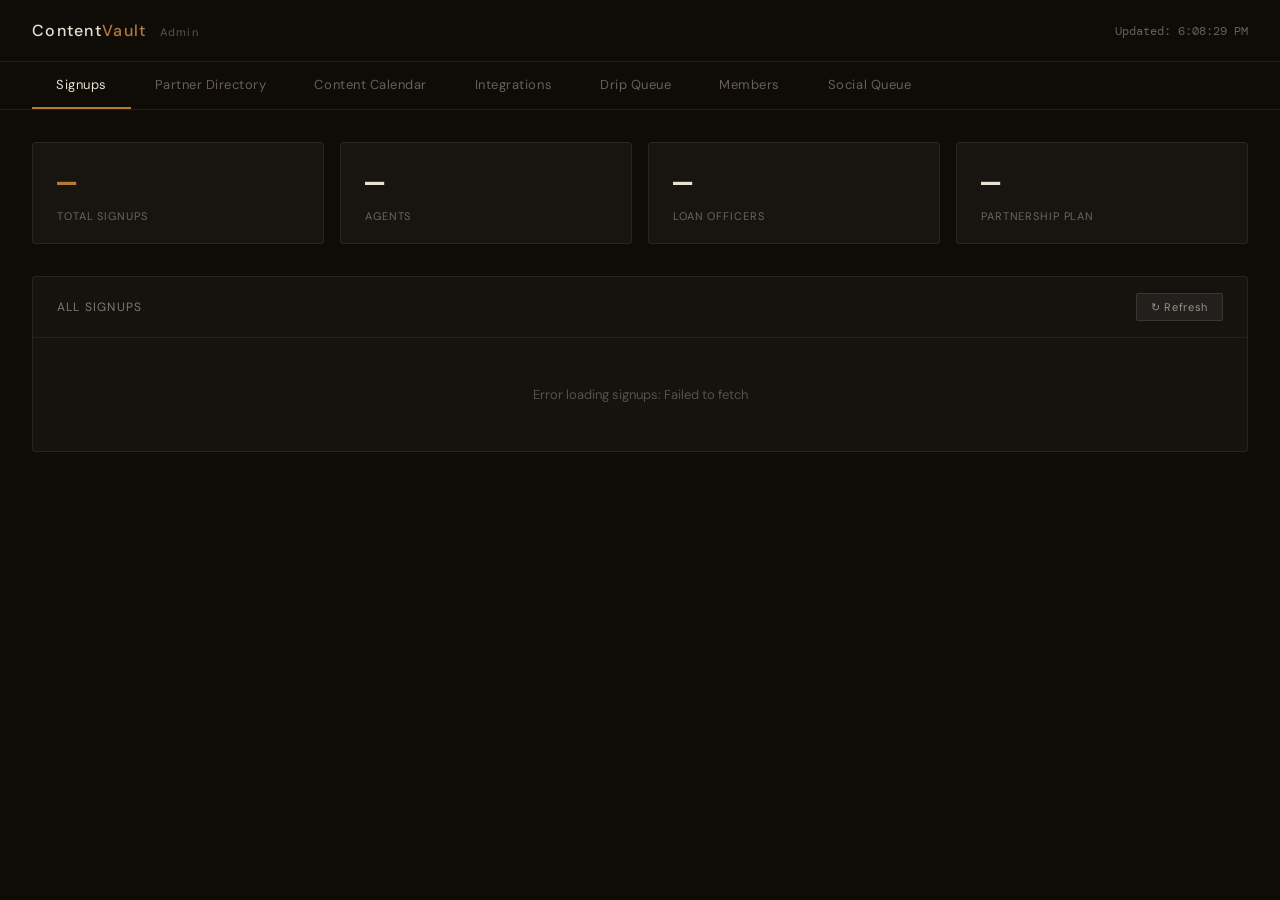
<file: admin.html>
<!DOCTYPE html>
<html lang="en">
<head>
<meta charset="UTF-8"/>
<meta name="viewport" content="width=device-width,initial-scale=1.0"/>
<title>ContentVault Admin</title>
<link href="https://fonts.googleapis.com/css2?family=DM+Mono:wght@400;500&family=DM+Sans:wght@300;400;500&display=swap" rel="stylesheet"/>
<style>
:root{--ink:#0F0B07;--cream:#F7F2E8;--parchment:#EDE5D4;--gold:#B5793A;--blue:#1C3F6E;--blue2:#2C5F8A;--muted:#7A6E61;--border:#D4C9B0;--green:#2A7A4B;--red:#8B2020;}
*{box-sizing:border-box;margin:0;padding:0;}
body{background:#0F0B07;color:#E8E0D0;font-family:'DM Sans',sans-serif;font-size:14px;min-height:100vh;}
header{border-bottom:1px solid rgba(255,255,255,0.08);padding:20px 32px;display:flex;align-items:center;justify-content:space-between;}
.logo{font-size:16px;font-weight:500;letter-spacing:0.08em;color:#E8E0D0;}.logo span{color:var(--gold);}
.header-meta{font-size:12px;color:rgba(232,224,208,0.4);font-family:'DM Mono',monospace;}
.tabs{display:flex;gap:0;border-bottom:1px solid rgba(255,255,255,0.08);padding:0 32px;}
.tab{padding:14px 24px;font-size:13px;cursor:pointer;color:rgba(232,224,208,0.4);border-bottom:2px solid transparent;transition:all 0.2s;letter-spacing:0.04em;}
.tab.active{color:#E8E0D0;border-bottom-color:var(--gold);}
.tab:hover{color:rgba(232,224,208,0.7);}
main{padding:32px;}
.stat-row{display:grid;grid-template-columns:repeat(4,1fr);gap:16px;margin-bottom:32px;}
.stat{background:rgba(255,255,255,0.04);border:1px solid rgba(255,255,255,0.08);border-radius:4px;padding:20px 24px;}
.stat-val{font-size:32px;font-weight:500;color:#E8E0D0;font-family:'DM Mono',monospace;margin-bottom:4px;}
.stat-label{font-size:11px;color:rgba(232,224,208,0.4);letter-spacing:0.08em;text-transform:uppercase;}
.stat-val.gold{color:var(--gold);}
.panel{background:rgba(255,255,255,0.03);border:1px solid rgba(255,255,255,0.08);border-radius:4px;overflow:hidden;margin-bottom:24px;}
.panel-header{padding:16px 24px;border-bottom:1px solid rgba(255,255,255,0.06);display:flex;align-items:center;justify-content:space-between;}
.panel-title{font-size:12px;letter-spacing:0.1em;text-transform:uppercase;color:rgba(232,224,208,0.5);}
.panel-count{font-size:12px;color:var(--gold);font-family:'DM Mono',monospace;}
table{width:100%;border-collapse:collapse;}
th{font-size:10px;letter-spacing:0.1em;text-transform:uppercase;color:rgba(232,224,208,0.3);padding:10px 16px;text-align:left;border-bottom:1px solid rgba(255,255,255,0.05);}
td{padding:12px 16px;font-size:13px;border-bottom:1px solid rgba(255,255,255,0.04);color:rgba(232,224,208,0.8);}
tr:last-child td{border-bottom:none;}
tr:hover td{background:rgba(255,255,255,0.02);}
.badge{display:inline-block;font-size:10px;padding:3px 8px;border-radius:2px;letter-spacing:0.04em;}
.badge-agent{background:rgba(181,121,58,0.2);color:var(--gold);border:1px solid rgba(181,121,58,0.3);}
.badge-lo{background:rgba(28,63,110,0.3);color:#6B9FD4;border:1px solid rgba(28,63,110,0.4);}
.badge-partnership{background:rgba(42,122,75,0.2);color:#5BB880;border:1px solid rgba(42,122,75,0.3);}
.badge-lead{background:rgba(255,255,255,0.06);color:rgba(232,224,208,0.5);border:1px solid rgba(255,255,255,0.1);}
.mono{font-family:'DM Mono',monospace;font-size:12px;}
.empty{text-align:center;padding:48px;color:rgba(232,224,208,0.3);font-size:13px;}
.loader{text-align:center;padding:48px;color:rgba(232,224,208,0.3);}
.dot{display:inline-block;width:6px;height:6px;border-radius:50%;margin-right:6px;}
.dot-green{background:var(--green);}
.dot-gold{background:var(--gold);}
.refresh-btn{background:rgba(255,255,255,0.06);border:1px solid rgba(255,255,255,0.1);color:rgba(232,224,208,0.6);padding:6px 14px;border-radius:2px;font-size:11px;cursor:pointer;letter-spacing:0.06em;font-family:'DM Sans',sans-serif;transition:all 0.2s;}
.refresh-btn:hover{border-color:var(--gold);color:var(--gold);}
.tab-content{display:none;}.tab-content.active{display:block;}
.cal-grid{display:grid;grid-template-columns:repeat(4,1fr);gap:12px;}
.cal-card{background:rgba(255,255,255,0.04);border:1px solid rgba(255,255,255,0.08);border-radius:3px;padding:16px;}
.cal-week{font-size:10px;color:var(--gold);letter-spacing:0.1em;margin-bottom:4px;}
.cal-day{font-size:16px;font-weight:500;margin-bottom:10px;}
.cal-topic{font-size:13px;margin-bottom:6px;}
.cal-meta{font-size:11px;color:rgba(232,224,208,0.35);}
.cal-platform{display:inline-block;font-size:10px;border:1px solid rgba(255,255,255,0.1);padding:2px 8px;border-radius:2px;margin-top:8px;color:rgba(232,224,208,0.4);}
.webhook-row{display:flex;align-items:center;gap:12px;padding:16px 24px;border-bottom:1px solid rgba(255,255,255,0.05);}
.webhook-url{font-family:'DM Mono',monospace;font-size:12px;color:rgba(232,224,208,0.5);flex:1;word-break:break-all;}
.webhook-event{font-size:11px;color:var(--gold);background:rgba(181,121,58,0.15);padding:3px 8px;border-radius:2px;white-space:nowrap;}
.wh-status{font-size:11px;padding:3px 8px;border-radius:2px;}
.wh-active{background:rgba(42,122,75,0.2);color:#5BB880;border:1px solid rgba(42,122,75,0.3);}
.wh-inactive{background:rgba(255,255,255,0.06);color:rgba(232,224,208,0.4);border:1px solid rgba(255,255,255,0.1);}
.note{font-size:12px;color:rgba(232,224,208,0.35);padding:16px 24px;border-top:1px solid rgba(255,255,255,0.05);}
</style>
</head>
<body>
<header>
  <div class="logo">Content<span>Vault</span> <span style="font-size:11px;color:rgba(232,224,208,0.3);margin-left:8px;">Admin</span></div>
  <div class="header-meta" id="last-updated">Loading...</div>
</header>
<div class="tabs">
  <div class="tab active" onclick="switchTab('signups')">Signups</div>
  <div class="tab" onclick="switchTab('directory')">Partner Directory</div>
  <div class="tab" onclick="switchTab('calendar')">Content Calendar</div>
  <div class="tab" onclick="switchTab('webhooks')">Integrations</div>
  <div class="tab" onclick="switchTab('drip')">Drip Queue</div>
  <div class="tab" onclick="switchTab('members')">Members</div>
  <div class="tab" onclick="switchTab('social')">Social Queue</div>
</div>
<main>

  <!-- SIGNUPS TAB -->
  <div class="tab-content active" id="tab-signups">
    <div class="stat-row" id="stat-row">
      <div class="stat"><div class="stat-val gold" id="st-total">—</div><div class="stat-label">Total Signups</div></div>
      <div class="stat"><div class="stat-val" id="st-agents">—</div><div class="stat-label">Agents</div></div>
      <div class="stat"><div class="stat-val" id="st-lo">—</div><div class="stat-label">Loan Officers</div></div>
      <div class="stat"><div class="stat-val" id="st-partner">—</div><div class="stat-label">Partnership Plan</div></div>
    </div>
    <div class="panel">
      <div class="panel-header">
        <div class="panel-title">All Signups</div>
        <button class="refresh-btn" onclick="loadSignups()">↻ Refresh</button>
      </div>
      <div id="signups-table"><div class="loader">Loading signups...</div></div>
    </div>
  </div>

  <!-- DIRECTORY TAB -->
  <div class="tab-content" id="tab-directory">
    <div class="panel">
      <div class="panel-header">
        <div class="panel-title">Partner Directory</div>
        <button class="refresh-btn" onclick="loadDirectory()">↻ Refresh</button>
      </div>
      <div id="directory-table"><div class="loader">Loading directory...</div></div>
    </div>
  </div>

  <!-- CALENDAR TAB -->
  <div class="tab-content" id="tab-calendar">
    <div class="panel">
      <div class="panel-header">
        <div class="panel-title">May 2026 — Content Calendar</div>
        <span class="panel-count" id="cal-count">12 posts</span>
      </div>
      <div style="padding:24px;" id="cal-grid-wrap"><div class="loader">Loading calendar...</div></div>
    </div>
  </div>

  <!-- WEBHOOKS TAB -->
  <div class="tab-content" id="tab-webhooks">
    <div class="panel">
      <div class="panel-header">
        <div class="panel-title">Zapier / Make Webhooks</div>
        <span class="panel-count" id="wh-count">—</span>
      </div>
      <div id="webhooks-list"><div class="loader">Loading webhooks...</div></div>
      <div class="note">To activate a webhook: copy the Zapier catch URL from your Zap, update the row in Supabase <code>cv_webhooks</code> table, and set <code>active = true</code>. The edge function <code>cv-mailer-v5</code> fires all active hooks on every signup and partner registration event.</div>
    </div>
    <div class="panel" style="margin-top:24px;">
      <div class="panel-header"><div class="panel-title">Edge Functions</div></div>
      <table>
        <thead><tr><th>Function</th><th>Status</th><th>Endpoint</th><th>Purpose</th></tr></thead>
        <tbody>
          <tr><td class="mono">cv-mailer-v5</td><td><span class="dot dot-green"></span>Active</td><td class="mono" style="font-size:11px;">mxyepucitjzleaziizkr.supabase.co/functions/v1/cv-mailer-v5</td><td>Welcome emails, partner directory, webhooks, RESPA compliance</td></tr>
          <tr><td class="mono">cv-mailer-v2</td><td><span class="dot" style="background:#555;"></span>Legacy</td><td class="mono" style="font-size:11px;">cv-mailer-v2</td><td>Previous version — do not use</td></tr>
        </tbody>
      </table>
    </div>
  </div>

  <!-- DRIP QUEUE TAB -->
  <div class="tab-content" id="tab-drip">
    <div class="stat-row">
      <div class="stat"><div class="stat-val gold" id="drip-total">—</div><div class="stat-label">Total Queued</div></div>
      <div class="stat"><div class="stat-val" id="drip-pending">—</div><div class="stat-label">Pending</div></div>
      <div class="stat"><div class="stat-val" style="color:#5BB880" id="drip-sent">—</div><div class="stat-label">Sent</div></div>
      <div class="stat"><div class="stat-val" style="color:#8B2020" id="drip-errors">—</div><div class="stat-label">Errors</div></div>
    </div>
    <div class="panel">
      <div class="panel-header">
        <div class="panel-title">Drip Queue — 3-Email Upgrade Sequence</div>
        <button class="refresh-btn" onclick="loadDrip()">↻ Refresh</button>
      </div>
      <div id="drip-table"><div class="loader">Loading drip queue...</div></div>
      <div class="note">Processor runs every hour via pg_cron. Step 1 fires Day 1, Step 2 Day 3, Step 3 Day 6. Failed rows retry next hour automatically.</div>
    </div>
  </div>

  <!-- MEMBERS TAB -->
  <div class="tab-content" id="tab-members">
    <div class="stat-row">
      <div class="stat"><div class="stat-val gold" id="m-total">—</div><div class="stat-label">Total Members</div></div>
      <div class="stat"><div class="stat-val" style="color:#5BB880" id="m-active">—</div><div class="stat-label">Active</div></div>
      <div class="stat"><div class="stat-val" style="color:#8B2020" id="m-cancelled">—</div><div class="stat-label">Cancelled</div></div>
      <div class="stat"><div class="stat-val gold" id="m-mrr">$0</div><div class="stat-label">MRR</div></div>
    </div>
    <div class="panel">
      <div class="panel-header">
        <div class="panel-title">Active Members</div>
        <button class="refresh-btn" onclick="loadMembers()">↻ Refresh</button>
      </div>
      <div id="members-table"><div class="loader">Loading members...</div></div>
    </div>
    <div class="panel">
      <div class="panel-header"><div class="panel-title">Monthly Delivery Log</div></div>
      <div id="delivery-table"><div class="loader">Loading delivery log...</div></div>
    </div>
  </div>

  <!-- SOCIAL QUEUE TAB -->
  <div class="tab-content" id="tab-social">
    <div class="stat-row">
      <div class="stat"><div class="stat-val gold" id="s-total">—</div><div class="stat-label">Total Posts</div></div>
      <div class="stat"><div class="stat-val" style="color:#5BB880" id="s-posted">—</div><div class="stat-label">Posted</div></div>
      <div class="stat"><div class="stat-val" id="s-ready">—</div><div class="stat-label">Ready (need image)</div></div>
      <div class="stat"><div class="stat-val" style="color:#8B2020" id="s-failed">—</div><div class="stat-label">Failed</div></div>
    </div>
    <div class="panel">
      <div class="panel-header">
        <div class="panel-title">Social Posting Queue — Mon/Wed/Fri 9AM EST</div>
        <button class="refresh-btn" onclick="loadSocial()">↻ Refresh</button>
      </div>
      <div id="social-table"><div class="loader">Loading social queue...</div></div>
      <div class="note">Posts fire Mon/Wed/Fri at 9 AM EST via pg_cron → cv-social-poster. Add Instagram and LinkedIn credentials to cv_social_credentials table to activate posting. Image URL must be set per row for Instagram posts.</div>
    </div>
    <div class="panel">
      <div class="panel-header"><div class="panel-title">Configure Social Credentials</div></div>
      <div class="panel-body" style="font-size:13px;line-height:1.9;color:rgba(232,224,208,0.7)">
        <p>Insert credentials into <code style="background:rgba(255,255,255,0.08);padding:2px 6px;border-radius:2px">cv_social_credentials</code> table in Supabase:</p>
        <br/>
        <p><b style="color:var(--gold)">Instagram:</b> platform=instagram · account_id=[IG Business Account ID] · access_token=[Page Access Token]</p>
        <p><b style="color:#5BB880)">LinkedIn:</b> platform=linkedin · account_id=[LinkedIn Person URN] · access_token=[OAuth Token]</p>
        <br/>
        <p>Image URLs: set <code style="background:rgba(255,255,255,0.08);padding:2px 6px;border-radius:2px">canva_image_url</code> on each queue row after exporting from Canva, or wire the Canva API to auto-export.</p>
      </div>
    </div>
  </div>

</main>

<script>
const SB = 'https://mxyepucitjzleaziizkr.supabase.co/rest/v1';
const SK = 'eyJhbGciOiJIUzI1NiIsInR5cCI6IkpXVCJ9.eyJpc3MiOiJzdXBhYmFzZSIsInJlZiI6Im14eWVwdWNpdGp6bGVhemlpemtyIiwicm9sZSI6ImFub24iLCJpYXQiOjE3NzQ0Njk1ODIsImV4cCI6MjA5MDA0NTU4Mn0.oQr_hO5fVkOhGcJ2u3mqQDJIfw9cAdXwfVAAXOf96q4';
const H = {apikey:SK,Authorization:'Bearer '+SK};

function switchTab(name){
  document.querySelectorAll('.tab').forEach((t,i)=>{t.classList.remove('active');});
  document.querySelectorAll('.tab-content').forEach(t=>t.classList.remove('active'));
  const tabs = ['signups','directory','calendar','webhooks','drip','members','social'];
  document.querySelectorAll('.tab')[tabs.indexOf(name)].classList.add('active');
  document.getElementById('tab-'+name).classList.add('active');
  if(name==='signups')loadSignups();
  if(name==='directory')loadDirectory();
  if(name==='calendar')loadCalendar();
  if(name==='webhooks')loadWebhooks();
  if(name==='drip')loadDrip();
  if(name==='members')loadMembers();
  if(name==='social')loadSocial();
}

function badge(role){
  if(!role)return '<span class="badge badge-lead">lead</span>';
  const map={agent:'badge-agent',lo:'badge-lo',partnership:'badge-partnership'};
  return '<span class="badge '+(map[role]||'badge-lead')+'">'+role+'</span>';
}

function fmt(dt){if(!dt)return '—';const d=new Date(dt);return d.toLocaleDateString('en-US',{month:'short',day:'numeric',year:'numeric'})+' '+d.toLocaleTimeString('en-US',{hour:'2-digit',minute:'2-digit'});}

async function loadSignups(){
  try{
    const r=await fetch(SB+'/contentvault_signups?order=created_at.desc&limit=200',{headers:H});
    const data=await r.json();
    if(!Array.isArray(data)){document.getElementById('signups-table').innerHTML='<div class="empty">Error: '+JSON.stringify(data)+'</div>';return;}
    const counts={total:data.length,agent:0,lo:0,partnership:0};
    data.forEach(d=>{if(d.role==='agent')counts.agent++;else if(d.role==='lo')counts.lo++;else if(d.role==='partnership')counts.partnership++;});
    document.getElementById('st-total').textContent=counts.total;
    document.getElementById('st-agents').textContent=counts.agent;
    document.getElementById('st-lo').textContent=counts.lo;
    document.getElementById('st-partner').textContent=counts.partnership;
    if(!data.length){document.getElementById('signups-table').innerHTML='<div class="empty">No signups yet.</div>';return;}
    let html='<table><thead><tr><th>Date</th><th>Name</th><th>Email</th><th>Role</th><th>Market</th><th>NMLS</th><th>Type</th></tr></thead><tbody>';
    data.forEach(d=>{html+='<tr><td class="mono">'+fmt(d.created_at)+'</td><td>'+(d.name||'—')+'</td><td class="mono" style="font-size:12px">'+(d.email||'—')+'</td><td>'+badge(d.role)+'</td><td>'+(d.market||'—')+'</td><td class="mono">'+(d.nmls_number||'—')+'</td><td>'+(d.lead_magnet?'<span style="font-size:11px;color:rgba(232,224,208,0.4);">Free lead</span>':'<span style="font-size:11px;color:#5BB880;">Paid intent</span>')+'</td></tr>';});
    html+='</tbody></table>';
    document.getElementById('signups-table').innerHTML=html;
    document.getElementById('last-updated').textContent='Last updated: '+new Date().toLocaleTimeString();
  }catch(e){document.getElementById('signups-table').innerHTML='<div class="empty">Error loading signups: '+e.message+'</div>';}
}

async function loadDirectory(){
  try{
    const r=await fetch(SB+'/partner_directory?order=created_at.desc&limit=200',{headers:H});
    const data=await r.json();
    if(!Array.isArray(data)||!data.length){document.getElementById('directory-table').innerHTML='<div class="empty">'+(!Array.isArray(data)?'Error: '+JSON.stringify(data):'No directory listings yet.')+'</div>';return;}
    let html='<table><thead><tr><th>Date</th><th>Name</th><th>Email</th><th>Role</th><th>Market</th><th>City</th><th>Company</th><th>NMLS</th><th>Matched</th></tr></thead><tbody>';
    data.forEach(d=>{html+='<tr><td class="mono">'+fmt(d.created_at)+'</td><td>'+(d.name||'—')+'</td><td class="mono" style="font-size:12px">'+(d.email||'—')+'</td><td>'+badge(d.role)+'</td><td>'+(d.market||'—')+'</td><td>'+(d.city||'—')+'</td><td>'+(d.company_name||'—')+'</td><td class="mono">'+(d.nmls_number||'—')+'</td><td>'+(d.matched?'<span style="color:#5BB880">✓ Yes</span>':'<span style="color:rgba(232,224,208,0.3)">Pending</span>')+'</td></tr>';});
    html+='</tbody></table>';
    document.getElementById('directory-table').innerHTML=html;
  }catch(e){document.getElementById('directory-table').innerHTML='<div class="empty">Error: '+e.message+'</div>';}
}

async function loadCalendar(){
  try{
    const r=await fetch(SB+'/content_calendar?order=week.asc,day_of_week.asc&limit=50',{headers:H});
    const data=await r.json();
    if(!Array.isArray(data)||!data.length){document.getElementById('cal-grid-wrap').innerHTML='<div class="empty">'+(!Array.isArray(data)?'Error: '+JSON.stringify(data):'No calendar data.')+'</div>';return;}
    document.getElementById('cal-count').textContent=data.length+' posts';
    const roleColor={agent:'rgba(181,121,58,0.15)',lo:'rgba(28,63,110,0.25)',partnership:'rgba(42,122,75,0.15)',all:'rgba(255,255,255,0.04)'};
    let html='<div class="cal-grid">';
    data.forEach(d=>{html+='<div class="cal-card" style="border-color:rgba(255,255,255,0.08);"><div class="cal-week">Wk'+d.week+' '+d.day_of_week.slice(0,3).toUpperCase()+'</div><div class="cal-topic">'+d.topic+'</div><div class="cal-meta">'+d.content_type+' · '+badge(d.target_role)+'</div><div class="cal-platform">'+d.platform+'</div><div style="font-size:11px;color:rgba(232,224,208,0.35);margin-top:10px;line-height:1.5">'+d.caption_hook.slice(0,80)+'...</div></div>';});
    html+='</div>';
    document.getElementById('cal-grid-wrap').innerHTML=html;
  }catch(e){document.getElementById('cal-grid-wrap').innerHTML='<div class="empty">Error: '+e.message+'</div>';}
}

async function loadWebhooks(){
  try{
    const r=await fetch(SB+'/cv_webhooks?order=created_at.desc',{headers:H});
    const data=await r.json();
    document.getElementById('wh-count').textContent=(Array.isArray(data)?data.length:0)+' registered';
    if(!Array.isArray(data)||!data.length){document.getElementById('webhooks-list').innerHTML='<div class="empty">No webhooks configured yet.</div>';return;}
    let html='';
    data.forEach(d=>{html+='<div class="webhook-row"><div class="webhook-url">'+(d.url.length>60?d.url.slice(0,60)+'...':d.url)+'</div><span class="webhook-event">'+d.event+'</span><span class="wh-status '+(d.active?'wh-active':'wh-inactive')+'">'+(d.active?'Active':'Inactive')+'</span><div style="font-size:12px;color:rgba(232,224,208,0.4)">'+(d.label||'')+'</div></div>';});
    document.getElementById('webhooks-list').innerHTML=html;
  }catch(e){document.getElementById('webhooks-list').innerHTML='<div class="empty">Error: '+e.message+'</div>';}
}


async function loadDrip(){
  try{
    const r=await fetch(SB+'/cv_drip_queue?order=send_at.asc&limit=200',{headers:H});
    const data=await r.json();
    if(!Array.isArray(data)){document.getElementById('drip-table').innerHTML='<div class="empty">Error: '+JSON.stringify(data)+'</div>';return;}
    const pending=data.filter(d=>!d.sent).length;
    const sent=data.filter(d=>d.sent).length;
    const errors=data.filter(d=>d.error&&!d.sent).length;
    document.getElementById('drip-total').textContent=data.length;
    document.getElementById('drip-pending').textContent=pending;
    document.getElementById('drip-sent').textContent=sent;
    document.getElementById('drip-errors').textContent=errors;
    if(!data.length){document.getElementById('drip-table').innerHTML='<div class="empty">No drip rows yet. Rows appear when lead magnet signups occur.</div>';return;}
    const stepLabel={1:'Day 1 — What you are missing',2:'Day 3 — RESPA / Referral loop',3:'Day 6 — Founding rate last chance'};
    let html='<table><thead><tr><th>Send At</th><th>Email</th><th>Role</th><th>Step</th><th>Status</th><th>Sent At</th></tr></thead><tbody>';
    data.forEach(d=>{
      const due=new Date(d.send_at)<=new Date();
      const statusColor=d.sent?'#5BB880':d.error?'#8B2020':due?'#D4964D':'rgba(232,224,208,0.4)';
      const statusText=d.sent?'Sent':d.error?'Error':due?'Due now':'Scheduled';
      html+='<tr><td class="mono">'+fmt(d.send_at)+'</td><td class="mono" style="font-size:12px">'+(d.email||'—')+'</td><td>'+badge(d.role)+'</td><td style="font-size:12px">'+(stepLabel[d.drip_step]||'Step '+d.drip_step)+'</td><td><span style="font-size:11px;color:'+statusColor+'">'+statusText+'</span></td><td class="mono" style="font-size:11px">'+(d.sent_at?fmt(d.sent_at):'—')+'</td></tr>';
    });
    html+='</tbody></table>';
    document.getElementById('drip-table').innerHTML=html;
  }catch(e){document.getElementById('drip-table').innerHTML='<div class="empty">Error: '+e.message+'</div>';}
}


async function loadMembers(){
  try{
    const r=await fetch(SB+'/cv_members?order=joined_at.desc&limit=200',{headers:H});
    const data=await r.json();
    if(!Array.isArray(data)){document.getElementById('members-table').innerHTML='<div class="empty">Error: '+JSON.stringify(data)+'</div>';return;}
    const active=data.filter(d=>d.status==='active');
    const cancelled=data.filter(d=>d.status==='cancelled');
    const mrr=active.reduce((s,d)=>s+(d.price||49),0);
    document.getElementById('m-total').textContent=data.length;
    document.getElementById('m-active').textContent=active.length;
    document.getElementById('m-cancelled').textContent=cancelled.length;
    document.getElementById('m-mrr').textContent='$'+mrr;
    if(!data.length){document.getElementById('members-table').innerHTML='<div class="empty">No paying members yet. First one is coming.</div>';
    }else{
      let html='<table><thead><tr><th>Joined</th><th>Name</th><th>Email</th><th>Plan</th><th>Price</th><th>Status</th><th>Last Content</th></tr></thead><tbody>';
      data.forEach(d=>{const statusColor=d.status==='active'?'#5BB880':d.status==='cancelled'?'#8B2020':'rgba(232,224,208,0.4)';html+='<tr><td class="mono">'+fmt(d.joined_at)+'</td><td>'+(d.name||'—')+'</td><td class="mono" style="font-size:12px">'+(d.email||'—')+'</td><td>'+badge(d.role)+'</td><td class="mono">$'+(d.price||'—')+'/mo</td><td><span style="font-size:11px;color:'+statusColor+'">'+(d.status||'—')+'</span></td><td class="mono" style="font-size:11px">'+(d.last_content_sent?fmt(d.last_content_sent):'Never')+'</td></tr>';});
      html+='</tbody></table>';
      document.getElementById('members-table').innerHTML=html;
    }
    // Load delivery log
    const dr=await fetch(SB+'/cv_monthly_delivery?order=sent_at.desc&limit=50',{headers:H});
    const ddata=await dr.json();
    if(!Array.isArray(ddata)||!ddata.length){document.getElementById('delivery-table').innerHTML='<div class="empty">No monthly deliveries sent yet. Fires on the 1st of each month at 8 AM EST.</div>';return;}
    let dhtml='<table><thead><tr><th>Sent At</th><th>Member Email</th><th>Month</th><th>Status</th></tr></thead><tbody>';
    ddata.forEach(d=>{dhtml+='<tr><td class="mono">'+fmt(d.sent_at)+'</td><td class="mono" style="font-size:12px">'+(d.member_email||'—')+'</td><td>'+(d.month||'—')+' '+(d.year||'')+'</td><td><span style="font-size:11px;color:#5BB880">Sent</span></td></tr>';});
    dhtml+='</tbody></table>';
    document.getElementById('delivery-table').innerHTML=dhtml;
  }catch(e){document.getElementById('members-table').innerHTML='<div class="empty">Error: '+e.message+'</div>';}
}


async function loadSocial(){
  try{
    const r=await fetch(SB+'/cv_social_queue?order=scheduled_for.desc&limit=100',{headers:H});
    const data=await r.json();
    if(!Array.isArray(data)){document.getElementById('social-table').innerHTML='<div class="empty">Error: '+JSON.stringify(data)+'</div>';return;}
    document.getElementById('s-total').textContent=data.length;
    document.getElementById('s-posted').textContent=data.filter(d=>d.status==='posted').length;
    document.getElementById('s-ready').textContent=data.filter(d=>d.status==='ready').length;
    document.getElementById('s-failed').textContent=data.filter(d=>d.status==='failed').length;
    if(!data.length){document.getElementById('social-table').innerHTML='<div class="empty">No posts yet. Fires Mon/Wed/Fri at 9 AM EST automatically.</div>';return;}
    const statusColors={posted:'#5BB880',ready:'#D4964D',pending:'rgba(232,224,208,0.4)',generating:'#6B9FD4',failed:'#8B2020'};
    let html='<table><thead><tr><th>Scheduled</th><th>Day</th><th>Topic</th><th>Platform</th><th>Status</th><th>Caption Preview</th><th>Posted At</th></tr></thead><tbody>';
    data.forEach(d=>{html+='<tr><td class="mono">'+fmt(d.scheduled_for)+'</td><td>'+d.day_of_week+'</td><td style="font-size:12px">'+(d.content_type||'—')+'</td><td>'+badge(d.platform)+'</td><td><span style="font-size:11px;color:'+(statusColors[d.status]||'white')+'">'+(d.status||'—')+'</span></td><td style="font-size:11px;color:rgba(232,224,208,0.5);max-width:200px;overflow:hidden;text-overflow:ellipsis;white-space:nowrap">'+(d.caption?d.caption.slice(0,80)+'...':'—')+'</td><td class="mono" style="font-size:11px">'+(d.posted_at?fmt(d.posted_at):'—')+'</td></tr>';});
    html+='</tbody></table>';
    document.getElementById('social-table').innerHTML=html;
  }catch(e){document.getElementById('social-table').innerHTML='<div class="empty">Error: '+e.message+'</div>';}
}

// Init
loadSignups();
document.getElementById('last-updated').textContent='Updated: '+new Date().toLocaleTimeString();
</script>
</body>
</html>
</file>
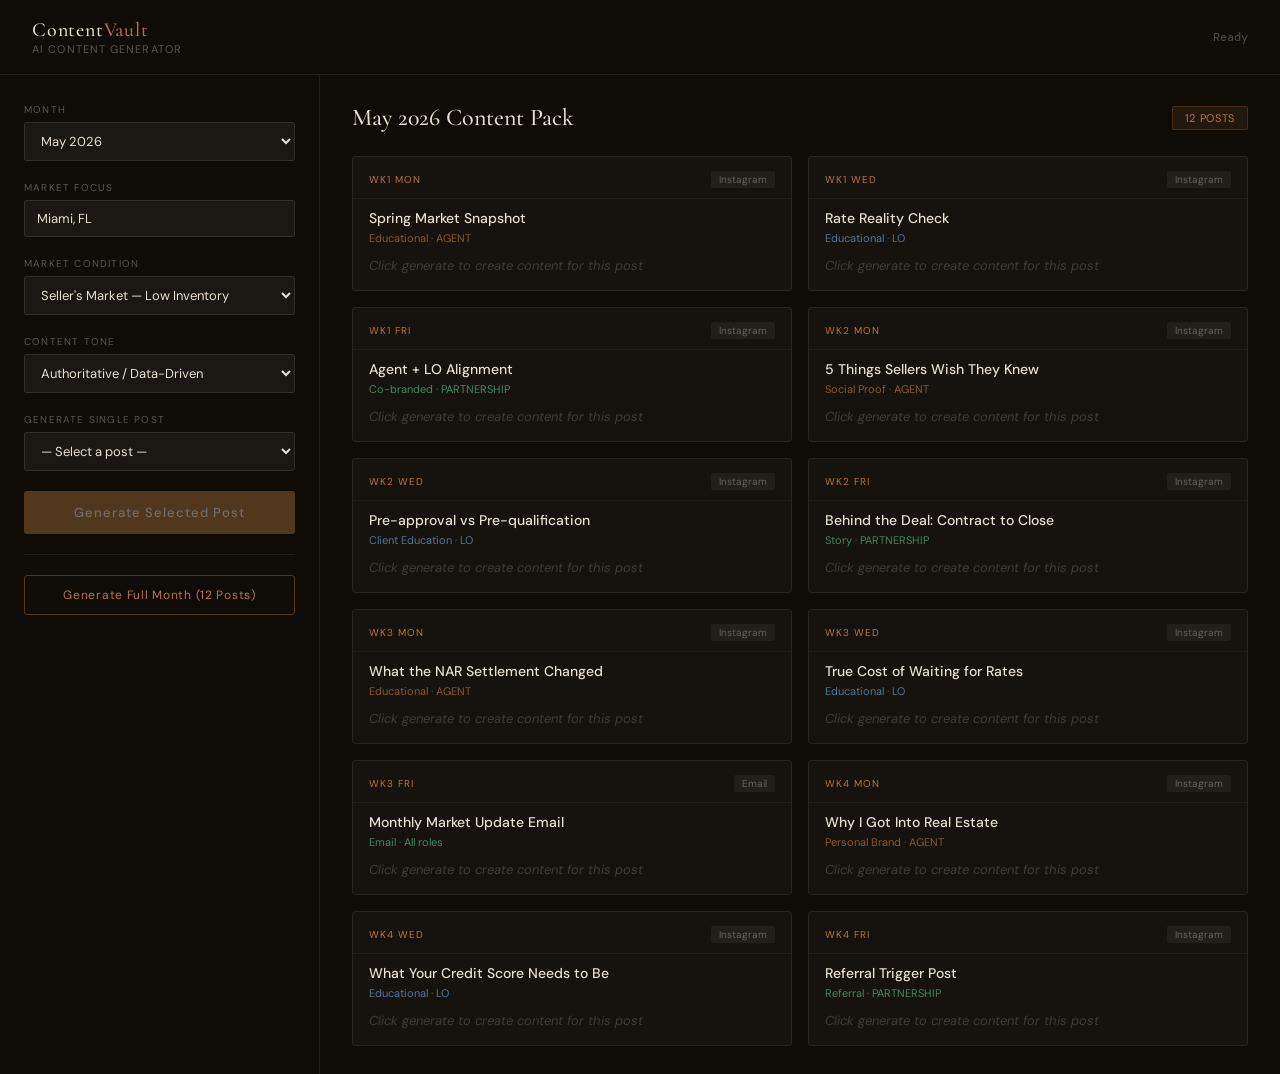
<file: generate.html>
<!DOCTYPE html>
<html lang="en">
<head>
<meta charset="UTF-8"/>
<meta name="viewport" content="width=device-width,initial-scale=1.0"/>
<title>ContentVault — AI Content Generator</title>
<link href="https://fonts.googleapis.com/css2?family=Cormorant+Garamond:ital,wght@0,400;0,500;0,600;1,400&family=DM+Sans:wght@300;400;500&family=DM+Mono:wght@400;500&display=swap" rel="stylesheet"/>
<style>
:root{--ink:#0F0B07;--cream:#F7F2E8;--parchment:#EDE5D4;--gold:#B5793A;--gold2:#D4964D;--blue:#1C3F6E;--blue2:#2C5F8A;--muted:#7A6E61;--border:#D4C9B0;--green:#2A7A4B;}
*{box-sizing:border-box;margin:0;padding:0;}
body{background:#0F0B07;color:#E8E0D0;font-family:'DM Sans',sans-serif;font-size:14px;min-height:100vh;}
header{border-bottom:1px solid rgba(255,255,255,0.08);padding:18px 32px;display:flex;align-items:center;justify-content:space-between;}
.logo{font-family:'Cormorant Garamond',serif;font-size:20px;font-weight:500;letter-spacing:0.04em;}.logo span{color:var(--gold);}
.header-sub{font-size:11px;color:rgba(232,224,208,0.35);letter-spacing:0.1em;text-transform:uppercase;}
.main{display:grid;grid-template-columns:320px 1fr;min-height:calc(100vh - 57px);}
/* SIDEBAR */
.sidebar{border-right:1px solid rgba(255,255,255,0.07);padding:28px 24px;display:flex;flex-direction:column;gap:20px;}
.field-group{display:flex;flex-direction:column;gap:6px;}
.field-label{font-size:10px;letter-spacing:0.12em;text-transform:uppercase;color:rgba(232,224,208,0.35);}
select,input[type=text]{background:rgba(255,255,255,0.05);border:1px solid rgba(255,255,255,0.1);border-radius:3px;padding:9px 12px;font-size:13px;font-family:'DM Sans',sans-serif;color:#E8E0D0;outline:none;width:100%;transition:border-color 0.2s;}
select:focus,input:focus{border-color:var(--gold);}
select option{background:#1a140c;color:#E8E0D0;}
.generate-btn{background:var(--gold);color:white;border:none;padding:13px;border-radius:3px;font-size:13px;letter-spacing:0.08em;cursor:pointer;font-family:'DM Sans',sans-serif;font-weight:500;transition:all 0.2s;width:100%;}
.generate-btn:hover:not(:disabled){background:var(--gold2);}
.generate-btn:disabled{opacity:0.4;cursor:not-allowed;}
.generate-all-btn{background:transparent;color:var(--gold);border:1px solid rgba(181,121,58,0.4);padding:11px;border-radius:3px;font-size:12px;letter-spacing:0.06em;cursor:pointer;font-family:'DM Sans',sans-serif;transition:all 0.2s;width:100%;}
.generate-all-btn:hover:not(:disabled){border-color:var(--gold);background:rgba(181,121,58,0.08);}
.generate-all-btn:disabled{opacity:0.4;cursor:not-allowed;}
.sidebar-divider{border:none;border-top:1px solid rgba(255,255,255,0.07);}
.progress-bar{height:2px;background:rgba(255,255,255,0.07);border-radius:2px;overflow:hidden;display:none;}
.progress-fill{height:100%;background:var(--gold);width:0%;transition:width 0.3s;}
.status-text{font-size:11px;color:rgba(232,224,208,0.4);min-height:16px;font-family:'DM Mono',monospace;}
/* MAIN CONTENT */
.content{padding:28px 32px;overflow-y:auto;}
.content-header{display:flex;align-items:center;justify-content:space-between;margin-bottom:24px;}
.content-title{font-family:'Cormorant Garamond',serif;font-size:24px;font-weight:500;}
.month-badge{font-size:11px;color:var(--gold);background:rgba(181,121,58,0.12);border:1px solid rgba(181,121,58,0.25);padding:4px 12px;border-radius:2px;letter-spacing:0.06em;}
.posts-grid{display:grid;grid-template-columns:repeat(auto-fill,minmax(320px,1fr));gap:16px;}
/* POST CARD */
.post-card{background:rgba(255,255,255,0.03);border:1px solid rgba(255,255,255,0.08);border-radius:4px;overflow:hidden;transition:border-color 0.2s;}
.post-card:hover{border-color:rgba(255,255,255,0.15);}
.post-card.generating{border-color:rgba(181,121,58,0.4);animation:pulse 1.5s ease-in-out infinite;}
.post-card.done{border-color:rgba(42,122,75,0.4);}
@keyframes pulse{0%,100%{border-color:rgba(181,121,58,0.2);}50%{border-color:rgba(181,121,58,0.6);}}
.card-header{padding:14px 16px 10px;border-bottom:1px solid rgba(255,255,255,0.05);display:flex;align-items:center;justify-content:space-between;}
.card-week{font-size:10px;color:var(--gold);letter-spacing:0.1em;text-transform:uppercase;}
.card-platform{font-size:10px;color:rgba(232,224,208,0.35);background:rgba(255,255,255,0.05);padding:2px 8px;border-radius:2px;}
.card-topic{font-size:14px;font-weight:500;padding:10px 16px 4px;}
.card-role{font-size:11px;padding:0 16px 12px;color:rgba(232,224,208,0.35);}
.card-body{padding:0 16px 16px;}
.card-body.empty{color:rgba(232,224,208,0.2);font-size:13px;font-style:italic;}
.card-body.loading{color:rgba(181,121,58,0.6);font-size:12px;font-family:'DM Mono',monospace;}
/* Generated content sections */
.gen-section{margin-bottom:14px;}
.gen-label{font-size:10px;letter-spacing:0.1em;text-transform:uppercase;color:rgba(232,224,208,0.3);margin-bottom:5px;}
.gen-text{font-size:13px;line-height:1.65;color:#E8E0D0;}
.gen-hook{font-size:14px;font-weight:500;color:white;line-height:1.5;font-style:italic;}
.gen-caption{font-size:13px;line-height:1.7;color:rgba(232,224,208,0.85);}
.gen-hashtags{font-size:12px;color:var(--blue2);line-height:1.6;font-family:'DM Mono',monospace;}
.gen-respa{font-size:10px;color:rgba(232,224,208,0.3);line-height:1.6;border-top:1px solid rgba(255,255,255,0.05);padding-top:10px;margin-top:10px;}
.card-actions{display:flex;gap:8px;padding:0 16px 16px;}
.btn-copy{background:rgba(255,255,255,0.06);border:1px solid rgba(255,255,255,0.1);color:rgba(232,224,208,0.7);padding:6px 12px;border-radius:2px;font-size:11px;cursor:pointer;font-family:'DM Sans',sans-serif;letter-spacing:0.04em;transition:all 0.2s;}
.btn-copy:hover{border-color:var(--gold);color:var(--gold);}
.btn-copy.copied{border-color:var(--green);color:#5BB880;}
.btn-canva{background:rgba(0,177,107,0.1);border:1px solid rgba(0,177,107,0.25);color:#5BB880;padding:6px 12px;border-radius:2px;font-size:11px;cursor:pointer;font-family:'DM Sans',sans-serif;letter-spacing:0.04em;transition:all 0.2s;}
.btn-canva:hover{background:rgba(0,177,107,0.15);}
/* CALENDAR TEMPLATE ROW */
.cal-slots{display:flex;flex-direction:column;gap:6px;margin-bottom:20px;}
.cal-slot{display:flex;align-items:center;gap:12px;padding:8px 12px;background:rgba(255,255,255,0.02);border:1px solid rgba(255,255,255,0.06);border-radius:3px;cursor:pointer;transition:all 0.2s;}
.cal-slot:hover{background:rgba(255,255,255,0.05);border-color:rgba(181,121,58,0.3);}
.cal-slot.active{background:rgba(181,121,58,0.1);border-color:rgba(181,121,58,0.4);}
.slot-week{font-size:10px;color:var(--gold);width:50px;flex-shrink:0;letter-spacing:0.06em;}
.slot-topic{font-size:13px;flex:1;}
.slot-role{font-size:10px;color:rgba(232,224,208,0.35);width:70px;text-align:right;}
/* EMPTY STATE */
.empty-state{text-align:center;padding:80px 40px;color:rgba(232,224,208,0.2);}
.empty-state h3{font-family:'Cormorant Garamond',serif;font-size:28px;margin-bottom:8px;color:rgba(232,224,208,0.4);}
.empty-state p{font-size:13px;line-height:1.7;}
</style>
</head>
<body>
<header>
  <div>
    <div class="logo">Content<span>Vault</span></div>
    <div class="header-sub">AI Content Generator</div>
  </div>
  <div style="font-size:12px;color:rgba(232,224,208,0.3);font-family:'DM Mono',monospace;" id="hdr-status">Ready</div>
</header>

<div class="main">
  <div class="sidebar">
    <div class="field-group">
      <div class="field-label">Month</div>
      <select id="sel-month">
        <option value="May 2026">May 2026</option>
        <option value="June 2026">June 2026</option>
        <option value="July 2026">July 2026</option>
        <option value="August 2026">August 2026</option>
      </select>
    </div>
    <div class="field-group">
      <div class="field-label">Market Focus</div>
      <input type="text" id="inp-market" placeholder="Miami, FL" value="Miami, FL"/>
    </div>
    <div class="field-group">
      <div class="field-label">Market Condition</div>
      <select id="sel-condition">
        <option value="competitive seller's market with low inventory">Seller's Market — Low Inventory</option>
        <option value="balanced market with moderate activity">Balanced Market</option>
        <option value="buyer's market with increasing inventory">Buyer's Market — Rising Inventory</option>
        <option value="shifting market with rate volatility">Rate Volatility — Shifting Market</option>
      </select>
    </div>
    <div class="field-group">
      <div class="field-label">Content Tone</div>
      <select id="sel-tone">
        <option value="authoritative and data-driven">Authoritative / Data-Driven</option>
        <option value="warm and conversational">Warm / Conversational</option>
        <option value="educational and clear">Educational / Clear</option>
        <option value="bold and direct">Bold / Direct</option>
      </select>
    </div>
    <div class="field-group">
      <div class="field-label">Generate Single Post</div>
      <select id="sel-post">
        <option value="">— Select a post —</option>
      </select>
    </div>
    <button class="generate-btn" id="btn-single" onclick="generateSingle()" disabled>Generate Selected Post</button>
    <hr class="sidebar-divider"/>
    <button class="generate-all-btn" id="btn-all" onclick="generateAll()">Generate Full Month (12 Posts)</button>
    <div class="progress-bar" id="progress-bar"><div class="progress-fill" id="progress-fill"></div></div>
    <div class="status-text" id="status-text"></div>
  </div>

  <div class="content">
    <div class="content-header">
      <div class="content-title" id="content-title">May 2026 Content Pack</div>
      <div class="month-badge" id="month-badge">12 POSTS</div>
    </div>
    <div class="posts-grid" id="posts-grid">
      <div class="empty-state">
        <h3>No content generated yet</h3>
        <p>Select a post from the sidebar and click Generate,<br/>or run the full month in one click.</p>
      </div>
    </div>
  </div>
</div>

<script>
const POSTS = [
  {id:1,week:"Wk1",day:"Mon",topic:"Spring Market Snapshot",type:"Educational",role:"agent",platform:"Instagram",hook_context:"inventory and buyer demand"},
  {id:2,week:"Wk1",day:"Wed",topic:"Rate Reality Check",type:"Educational",role:"lo",platform:"Instagram",hook_context:"current mortgage rates and monthly payment impact"},
  {id:3,week:"Wk1",day:"Fri",topic:"Agent + LO Alignment",type:"Co-branded",role:"partnership",platform:"Instagram",hook_context:"why buyers need agent and LO aligned before making offers"},
  {id:4,week:"Wk2",day:"Mon",topic:"5 Things Sellers Wish They Knew",type:"Social Proof",role:"agent",platform:"Instagram",hook_context:"seller mistakes and surprises during listing"},
  {id:5,week:"Wk2",day:"Wed",topic:"Pre-approval vs Pre-qualification",type:"Client Education",role:"lo",platform:"Instagram",hook_context:"the difference and why it matters in a competitive market"},
  {id:6,week:"Wk2",day:"Fri",topic:"Behind the Deal: Contract to Close",type:"Story",role:"partnership",platform:"Instagram",hook_context:"everyone working on a transaction between contract and close"},
  {id:7,week:"Wk3",day:"Mon",topic:"What the NAR Settlement Changed",type:"Educational",role:"agent",platform:"Instagram",hook_context:"buyer agent compensation changes post-NAR settlement"},
  {id:8,week:"Wk3",day:"Wed",topic:"True Cost of Waiting for Rates",type:"Educational",role:"lo",platform:"Instagram",hook_context:"financial math of waiting 12 months vs buying now"},
  {id:9,week:"Wk3",day:"Fri",topic:"Monthly Market Update Email",type:"Email",role:"all",platform:"Email",hook_context:"market stats, days on market, median price, what it means for clients"},
  {id:10,week:"Wk4",day:"Mon",topic:"Why I Got Into Real Estate",type:"Personal Brand",role:"agent",platform:"Instagram",hook_context:"authentic personal story connecting values to profession"},
  {id:11,week:"Wk4",day:"Wed",topic:"What Your Credit Score Needs to Be",type:"Educational",role:"lo",platform:"Instagram",hook_context:"credit score requirements by loan type and how to improve"},
  {id:12,week:"Wk4",day:"Fri",topic:"Referral Trigger Post",type:"Referral",role:"partnership",platform:"Instagram",hook_context:"invitation for followers to tag someone thinking about buying or selling"}
];

const generated = {};

// Populate sidebar dropdown
const sel = document.getElementById('sel-post');
POSTS.forEach(p=>{
  const opt = document.createElement('option');
  opt.value = p.id;
  opt.textContent = p.week+' '+p.day+' — '+p.topic;
  sel.appendChild(opt);
});
sel.addEventListener('change',()=>{
  document.getElementById('btn-single').disabled = !sel.value;
});

// Render all post card slots
function renderSlots(){
  const grid = document.getElementById('posts-grid');
  grid.innerHTML = '';
  POSTS.forEach(p=>{
    const card = document.createElement('div');
    card.className = 'post-card';
    card.id = 'card-'+p.id;
    const roleColor = p.role==='agent'?'rgba(181,121,58,0.7)':p.role==='lo'?'rgba(108,159,212,0.7)':'rgba(91,184,128,0.7)';
    card.innerHTML = `
      <div class="card-header">
        <span class="card-week">${p.week} ${p.day}</span>
        <span class="card-platform">${p.platform}</span>
      </div>
      <div class="card-topic">${p.topic}</div>
      <div class="card-role" style="color:${roleColor}">${p.type} · ${p.role==='all'?'All roles':p.role.toUpperCase()}</div>
      <div class="card-body empty" id="body-${p.id}">Click generate to create content for this post</div>
    `;
    grid.appendChild(card);
  });
}
renderSlots();

function buildPrompt(post, month, market, condition, tone){
  const isLO = post.role==='lo'||post.role==='partnership';
  const isEmail = post.platform==='Email';
  return `You are a professional content writer for ContentVault, a content membership for real estate agents and loan officers.

Generate content for this post:
- Month: ${month}
- Topic: ${post.topic}
- Type: ${post.type}
- Role: ${post.role}
- Platform: ${post.platform}
- Market: ${market}
- Market condition: ${condition}
- Tone: ${tone}
- Context: ${post.hook_context}

Return ONLY a JSON object with these exact keys, no markdown, no preamble:
{
  "hook": "The opening line (1-2 sentences max, scroll-stopping, no emoji at start)",
  "caption": "${isEmail?'Full email body (150-200 words, professional, with [MARKET] and [STATS] placeholders for personalization)':'Full Instagram caption (100-150 words, conversational, ends with a soft CTA)'}",
  "hashtags": "${isEmail?'[]':'Array of 8-10 hashtags as strings, mix of broad and niche, no # symbol'}",
  "cta": "One clear call to action sentence",
  ${isLO?`"respa_block": "NMLS #[YOUR NMLS] | Licensed in [STATE] | Equal Housing Lender | This is not a commitment to lend. Per RESPA §8: No referral fee or thing of value has been exchanged for any referral of settlement service business.",`:''}
  "canva_prompt": "A 15-word visual direction for the Canva template background and style"
}`;
}

async function generatePost(post){
  const card = document.getElementById('card-'+post.id);
  const body = document.getElementById('body-'+post.id);
  card.className = 'post-card generating';
  body.className = 'card-body loading';
  body.textContent = '⟳ Generating with AI...';

  const month = document.getElementById('sel-month').value;
  const market = document.getElementById('inp-market').value||'Your Market';
  const condition = document.getElementById('sel-condition').value;
  const tone = document.getElementById('sel-tone').value;

  try{
    const resp = await fetch('https://mxyepucitjzleaziizkr.supabase.co/functions/v1/cv-gen-v1',{
      method:'POST',
      headers:{'Content-Type':'application/json'},
      body:JSON.stringify({
        messages:[{role:'user',content:buildPrompt(post,month,market,condition,tone)}]
      })
    });
    const data = await resp.json();
    const raw = data.content?.[0]?.text||'';
    const clean = raw.replace(/```json|```/g,'').trim();
    const result = JSON.parse(clean);
    generated[post.id] = result;
    renderPostContent(post, result);
    card.className = 'post-card done';
  } catch(e){
    body.className = 'card-body empty';
    body.textContent = 'Error: '+String(e);
    card.className = 'post-card';
  }
}

function renderPostContent(post, result){
  const body = document.getElementById('body-'+post.id);
  const isEmail = post.platform==='Email';
  body.className = 'card-body';
  body.innerHTML = `
    <div class="gen-section">
      <div class="gen-label">Hook</div>
      <div class="gen-hook">${result.hook||''}</div>
    </div>
    <div class="gen-section">
      <div class="gen-label">${isEmail?'Email Body':'Caption'}</div>
      <div class="gen-caption">${(result.caption||'').replace(/\n/g,'<br/>')}</div>
    </div>
    ${!isEmail&&result.hashtags?.length?`<div class="gen-section"><div class="gen-label">Hashtags</div><div class="gen-hashtags">#${result.hashtags.join(' #')}</div></div>`:''}
    ${result.cta?`<div class="gen-section"><div class="gen-label">CTA</div><div class="gen-text">${result.cta}</div></div>`:''}
    ${result.respa_block?`<div class="gen-respa">${result.respa_block}</div>`:''}
    ${result.canva_prompt?`<div class="gen-section" style="margin-top:8px"><div class="gen-label">Canva Visual Direction</div><div class="gen-text" style="font-size:12px;color:rgba(232,224,208,0.5)">${result.canva_prompt}</div></div>`:''}
    <div class="card-actions" style="padding:12px 0 0">
      <button class="btn-copy" onclick="copyPost(${post.id})">Copy Full Post</button>
      <button class="btn-copy" onclick="copyCaption(${post.id})">Copy Caption Only</button>
    </div>
  `;
}

function copyPost(id){
  const p = POSTS.find(x=>x.id===id);
  const r = generated[id];
  if(!r)return;
  const isEmail = p.platform==='Email';
  let text = r.hook+'\n\n'+r.caption;
  if(!isEmail&&r.hashtags?.length)text+='\n\n#'+r.hashtags.join(' #');
  if(r.cta)text+='\n\n'+r.cta;
  if(r.respa_block)text+='\n\n'+r.respa_block;
  navigator.clipboard.writeText(text).then(()=>{
    const btn = document.querySelector(`#body-${id} .btn-copy`);
    if(btn){btn.textContent='✓ Copied';btn.className='btn-copy copied';setTimeout(()=>{btn.textContent='Copy Full Post';btn.className='btn-copy';},2500);}
  }).catch(()=>alert(text));
}

function copyCaption(id){
  const r = generated[id];
  if(!r)return;
  navigator.clipboard.writeText(r.caption||'').then(()=>{
    const btns = document.querySelectorAll(`#body-${id} .btn-copy`);
    if(btns[1]){btns[1].textContent='✓ Copied';btns[1].className='btn-copy copied';setTimeout(()=>{btns[1].textContent='Copy Caption Only';btns[1].className='btn-copy';},2500);}
  });
}

async function generateSingle(){
  const id = parseInt(document.getElementById('sel-post').value);
  if(!id)return;
  const post = POSTS.find(p=>p.id===id);
  document.getElementById('btn-single').disabled=true;
  document.getElementById('btn-all').disabled=true;
  await generatePost(post);
  document.getElementById('btn-single').disabled=false;
  document.getElementById('btn-all').disabled=false;
}

async function generateAll(){
  document.getElementById('btn-all').disabled=true;
  document.getElementById('btn-single').disabled=true;
  const bar = document.getElementById('progress-bar');
  const fill = document.getElementById('progress-fill');
  const status = document.getElementById('status-text');
  bar.style.display='block';
  for(let i=0;i<POSTS.length;i++){
    const p = POSTS[i];
    status.textContent = 'Generating '+p.week+' '+p.day+': '+p.topic+'...';
    document.getElementById('hdr-status').textContent = (i+1)+'/'+POSTS.length+' posts';
    await generatePost(p);
    fill.style.width = ((i+1)/POSTS.length*100)+'%';
    await new Promise(r=>setTimeout(r,400));
  }
  status.textContent = '✓ All 12 posts generated';
  document.getElementById('hdr-status').textContent = '12/12 complete';
  document.getElementById('btn-all').disabled=false;
  document.getElementById('btn-single').disabled=false;
}
</script>
</body>
</html>
</file>
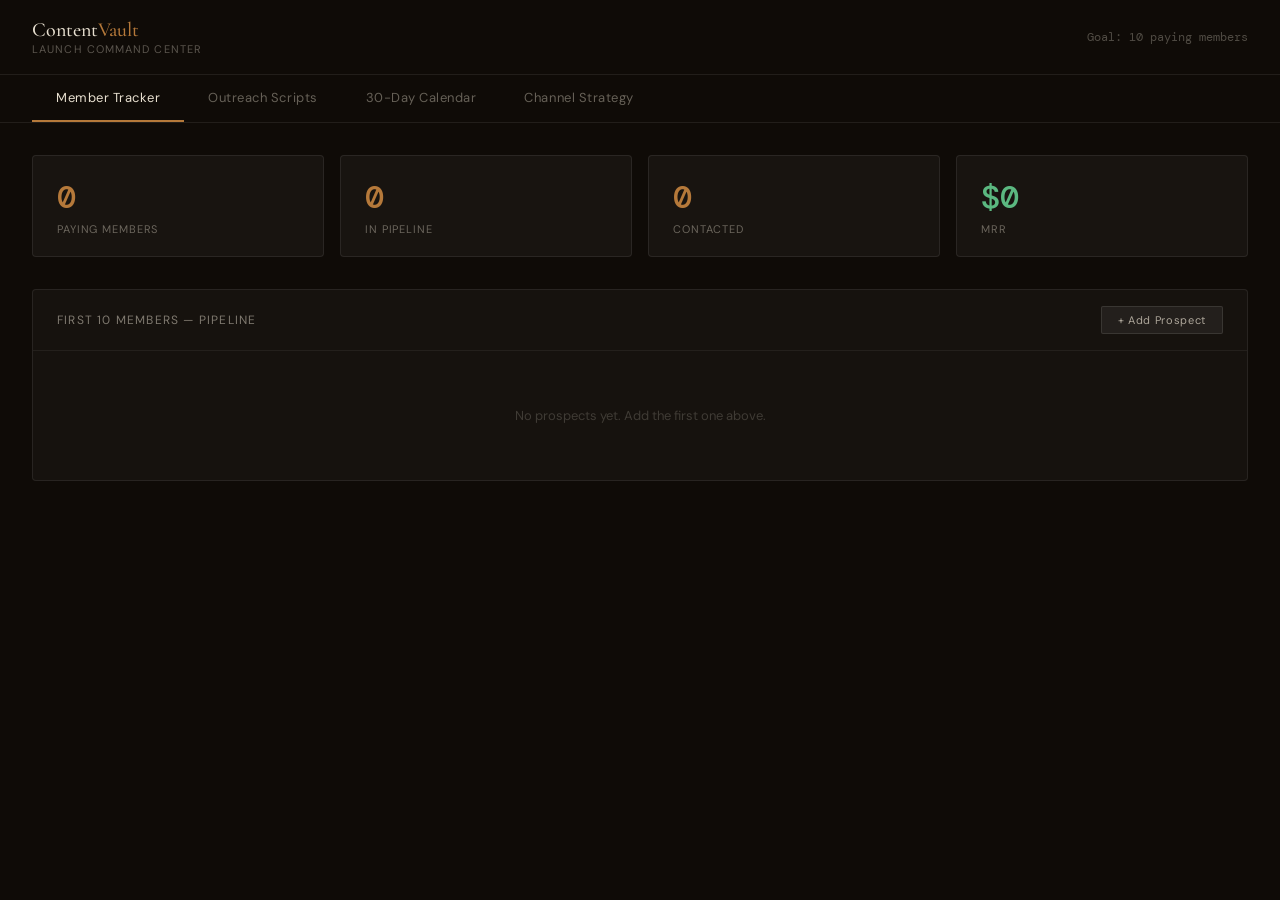
<file: launch.html>
<!DOCTYPE html>
<html lang="en">
<head>
<meta charset="UTF-8"/>
<meta name="viewport" content="width=device-width,initial-scale=1.0"/>
<title>ContentVault — Launch Command Center</title>
<link href="https://fonts.googleapis.com/css2?family=Cormorant+Garamond:ital,wght@0,400;0,500;0,600;1,400&family=DM+Sans:wght@300;400;500&family=DM+Mono:wght@400;500&display=swap" rel="stylesheet"/>
<style>
:root{--ink:#0F0B07;--cream:#F7F2E8;--parch:#EDE5D4;--gold:#B5793A;--gold2:#D4964D;--blue:#1C3F6E;--blue2:#2C5F8A;--muted:#7A6E61;--border:#D4C9B0;--green:#2A7A4B;--red:#8B2020;}
*{box-sizing:border-box;margin:0;padding:0;}
body{background:#0F0B07;color:#E8E0D0;font-family:'DM Sans',sans-serif;font-size:14px;min-height:100vh;}
header{border-bottom:1px solid rgba(255,255,255,0.08);padding:18px 32px;display:flex;align-items:center;justify-content:space-between;}
.logo{font-family:'Cormorant Garamond',serif;font-size:20px;font-weight:500;}.logo span{color:var(--gold);}
.header-sub{font-size:11px;color:rgba(232,224,208,0.35);letter-spacing:0.1em;text-transform:uppercase;}
.tabs{display:flex;border-bottom:1px solid rgba(255,255,255,0.08);padding:0 32px;}
.tab{padding:14px 24px;font-size:13px;cursor:pointer;color:rgba(232,224,208,0.4);border-bottom:2px solid transparent;transition:all 0.2s;letter-spacing:0.04em;}
.tab.active{color:#E8E0D0;border-bottom-color:var(--gold);}
main{padding:32px;}
.tab-content{display:none;}.tab-content.active{display:block;}

/* STATS */
.stat-row{display:grid;grid-template-columns:repeat(4,1fr);gap:16px;margin-bottom:32px;}
.stat{background:rgba(255,255,255,0.04);border:1px solid rgba(255,255,255,0.08);border-radius:4px;padding:20px 24px;}
.stat-val{font-size:32px;font-weight:500;color:var(--gold);font-family:'DM Mono',monospace;margin-bottom:4px;}
.stat-label{font-size:11px;color:rgba(232,224,208,0.4);letter-spacing:0.08em;text-transform:uppercase;}

/* PANELS */
.panel{background:rgba(255,255,255,0.03);border:1px solid rgba(255,255,255,0.08);border-radius:4px;overflow:hidden;margin-bottom:24px;}
.panel-header{padding:16px 24px;border-bottom:1px solid rgba(255,255,255,0.06);display:flex;align-items:center;justify-content:space-between;}
.panel-title{font-size:12px;letter-spacing:0.1em;text-transform:uppercase;color:rgba(232,224,208,0.5);}
.panel-body{padding:24px;}

/* SCRIPT CARDS */
.script-grid{display:grid;grid-template-columns:repeat(auto-fill,minmax(340px,1fr));gap:16px;}
.script-card{background:rgba(255,255,255,0.04);border:1px solid rgba(255,255,255,0.08);border-radius:4px;padding:20px;}
.script-label{font-size:10px;letter-spacing:0.12em;text-transform:uppercase;color:var(--gold);margin-bottom:8px;}
.script-title{font-size:15px;font-weight:500;margin-bottom:12px;}
.script-body{font-size:13px;line-height:1.75;color:rgba(232,224,208,0.8);background:rgba(0,0,0,0.2);border-radius:3px;padding:14px;margin-bottom:12px;white-space:pre-wrap;font-family:'DM Mono',monospace;font-size:12px;}
.script-note{font-size:11px;color:rgba(232,224,208,0.35);line-height:1.6;margin-bottom:12px;}
.copy-btn{background:rgba(255,255,255,0.06);border:1px solid rgba(255,255,255,0.1);color:rgba(232,224,208,0.7);padding:7px 16px;border-radius:2px;font-size:11px;cursor:pointer;font-family:'DM Sans',sans-serif;letter-spacing:0.06em;transition:all 0.2s;width:100%;}
.copy-btn:hover{border-color:var(--gold);color:var(--gold);}
.copy-btn.copied{border-color:#5BB880;color:#5BB880;}

/* CALENDAR */
.cal-week{margin-bottom:24px;}
.week-header{font-size:11px;letter-spacing:0.12em;text-transform:uppercase;color:var(--gold);margin-bottom:12px;padding-bottom:8px;border-bottom:1px solid rgba(255,255,255,0.06);}
.day-row{display:grid;grid-template-columns:80px 1fr 1fr 1fr;gap:12px;margin-bottom:8px;align-items:start;}
.day-label{font-size:12px;color:rgba(232,224,208,0.4);padding-top:10px;font-family:'DM Mono',monospace;}
.day-item{background:rgba(255,255,255,0.03);border:1px solid rgba(255,255,255,0.07);border-radius:3px;padding:10px 12px;}
.day-item.gold-border{border-color:rgba(181,121,58,0.3);}
.day-item.blue-border{border-color:rgba(28,63,110,0.4);}
.day-item.green-border{border-color:rgba(42,122,75,0.3);}
.item-channel{font-size:10px;letter-spacing:0.08em;text-transform:uppercase;margin-bottom:4px;}
.item-channel.instagram{color:var(--gold);}
.item-channel.outreach{color:#6B9FD4;}
.item-channel.linkedin{color:#5BB880;}
.item-task{font-size:12px;line-height:1.5;color:rgba(232,224,208,0.8);}
.check-box{width:16px;height:16px;border:1px solid rgba(255,255,255,0.2);border-radius:2px;cursor:pointer;display:inline-block;margin-right:6px;vertical-align:middle;transition:all 0.2s;flex-shrink:0;}
.check-box.done{background:var(--green);border-color:var(--green);}

/* TRACKER */
.tracker-row{display:flex;align-items:center;gap:12px;padding:12px 0;border-bottom:1px solid rgba(255,255,255,0.05);}
.tracker-num{font-family:'DM Mono',monospace;font-size:22px;color:rgba(232,224,208,0.2);width:48px;flex-shrink:0;text-align:center;}
.tracker-num.active{color:var(--gold);}
.tracker-num.done-num{color:#5BB880;}
.tracker-info{flex:1;}
.tracker-name{font-size:14px;font-weight:500;margin-bottom:2px;}
.tracker-detail{font-size:12px;color:rgba(232,224,208,0.4);}
.tracker-status{font-size:11px;padding:4px 10px;border-radius:2px;white-space:nowrap;}
.status-target{background:rgba(181,121,58,0.15);color:var(--gold);border:1px solid rgba(181,121,58,0.25);}
.status-done{background:rgba(42,122,75,0.15);color:#5BB880;border:1px solid rgba(42,122,75,0.25);}
.status-open{background:rgba(255,255,255,0.04);color:rgba(232,224,208,0.4);border:1px solid rgba(255,255,255,0.08);}

/* CHANNELS */
.channel-grid{display:grid;grid-template-columns:repeat(3,1fr);gap:16px;margin-bottom:24px;}
.channel-card{background:rgba(255,255,255,0.03);border:1px solid rgba(255,255,255,0.08);border-radius:4px;padding:20px;}
.channel-icon{font-size:24px;margin-bottom:12px;}
.channel-name{font-size:14px;font-weight:500;margin-bottom:6px;}
.channel-desc{font-size:12px;color:rgba(232,224,208,0.5);line-height:1.6;margin-bottom:12px;}
.channel-metric{font-size:11px;color:var(--gold);letter-spacing:0.04em;}

/* PROGRESS */
.progress-outer{height:4px;background:rgba(255,255,255,0.06);border-radius:2px;margin-top:6px;}
.progress-inner{height:4px;border-radius:2px;background:var(--gold);transition:width 0.3s;}
</style>
</head>
<body>
<header>
  <div><div class="logo">Content<span>Vault</span></div><div class="header-sub">Launch Command Center</div></div>
  <div style="font-size:12px;color:rgba(232,224,208,0.3);font-family:'DM Mono',monospace;">Goal: 10 paying members</div>
</header>
<div class="tabs">
  <div class="tab active" onclick="switchTab('tracker')">Member Tracker</div>
  <div class="tab" onclick="switchTab('outreach')">Outreach Scripts</div>
  <div class="tab" onclick="switchTab('calendar')">30-Day Calendar</div>
  <div class="tab" onclick="switchTab('channels')">Channel Strategy</div>
</div>
<main>

<!-- MEMBER TRACKER -->
<div class="tab-content active" id="tab-tracker">
  <div class="stat-row">
    <div class="stat"><div class="stat-val" id="t-closed">0</div><div class="stat-label">Paying Members</div></div>
    <div class="stat"><div class="stat-val" id="t-pipeline">0</div><div class="stat-label">In Pipeline</div></div>
    <div class="stat"><div class="stat-val" id="t-contacted">0</div><div class="stat-label">Contacted</div></div>
    <div class="stat"><div class="stat-val" id="t-mrr" style="color:#5BB880">$0</div><div class="stat-label">MRR</div></div>
  </div>
  <div class="panel">
    <div class="panel-header">
      <div class="panel-title">First 10 Members — Pipeline</div>
      <button class="copy-btn" style="width:auto;padding:6px 16px" onclick="addProspect()">+ Add Prospect</button>
    </div>
    <div class="panel-body">
      <div id="prospect-list"></div>
      <div id="add-form" style="display:none;background:rgba(255,255,255,0.03);border:1px solid rgba(255,255,255,0.1);border-radius:3px;padding:16px;margin-top:16px;">
        <div style="display:grid;grid-template-columns:1fr 1fr 1fr auto;gap:12px;align-items:end;">
          <div><div style="font-size:10px;letter-spacing:.1em;color:rgba(232,224,208,0.4);margin-bottom:6px">NAME</div><input id="p-name" type="text" placeholder="Sarah Johnson" style="width:100%;background:rgba(255,255,255,0.05);border:1px solid rgba(255,255,255,0.1);border-radius:2px;padding:8px 10px;font-size:13px;color:#E8E0D0;font-family:'DM Sans',sans-serif;outline:none"/></div>
          <div><div style="font-size:10px;letter-spacing:.1em;color:rgba(232,224,208,0.4);margin-bottom:6px">ROLE</div><select id="p-role" style="width:100%;background:#1a140c;border:1px solid rgba(255,255,255,0.1);border-radius:2px;padding:8px 10px;font-size:13px;color:#E8E0D0;font-family:'DM Sans',sans-serif;outline:none"><option value="agent">Agent</option><option value="lo">Loan Officer</option><option value="partnership">Partnership</option></select></div>
          <div><div style="font-size:10px;letter-spacing:.1em;color:rgba(232,224,208,0.4);margin-bottom:6px">STATUS</div><select id="p-status" style="width:100%;background:#1a140c;border:1px solid rgba(255,255,255,0.1);border-radius:2px;padding:8px 10px;font-size:13px;color:#E8E0D0;font-family:'DM Sans',sans-serif;outline:none"><option value="contacted">Contacted</option><option value="interested">Interested</option><option value="trialing">Free Trial</option><option value="closed">Paying Member</option></select></div>
          <button onclick="saveProspect()" style="background:var(--gold);color:white;border:none;padding:9px 20px;border-radius:2px;font-size:13px;cursor:pointer;font-family:'DM Sans',sans-serif;white-space:nowrap">Save</button>
        </div>
        <div style="margin-top:12px"><div style="font-size:10px;letter-spacing:.1em;color:rgba(232,224,208,0.4);margin-bottom:6px">NOTES</div><input id="p-notes" type="text" placeholder="How you know them, where you found them..." style="width:100%;background:rgba(255,255,255,0.05);border:1px solid rgba(255,255,255,0.1);border-radius:2px;padding:8px 10px;font-size:13px;color:#E8E0D0;font-family:'DM Sans',sans-serif;outline:none"/></div>
      </div>
    </div>
  </div>
</div>

<!-- OUTREACH SCRIPTS -->
<div class="tab-content" id="tab-outreach">
  <div style="margin-bottom:24px;padding:16px 20px;background:rgba(181,121,58,0.08);border:1px solid rgba(181,121,58,0.2);border-radius:4px;">
    <p style="font-size:13px;line-height:1.7;color:rgba(232,224,208,0.8)"><strong style="color:var(--gold)">Sequencing:</strong> Start with warm outreach (people you know). Send 5-10 per day. Do not blast — personalize the [NAME] and [MARKET] fields. After warm list is exhausted, move to cold Instagram DMs targeting agents with 500-5K followers who post sporadically.</p>
  </div>
  <div class="script-grid" id="scripts-container"></div>
</div>

<!-- 30-DAY CALENDAR -->
<div class="tab-content" id="tab-calendar">
  <div style="margin-bottom:20px;display:flex;gap:20px;flex-wrap:wrap;">
    <div style="display:flex;align-items:center;gap:8px;font-size:12px"><span style="width:10px;height:10px;border-radius:50%;background:var(--gold);display:inline-block"></span>Instagram Post</div>
    <div style="display:flex;align-items:center;gap:8px;font-size:12px"><span style="width:10px;height:10px;border-radius:50%;background:#6B9FD4;display:inline-block"></span>Direct Outreach</div>
    <div style="display:flex;align-items:center;gap:8px;font-size:12px"><span style="width:10px;height:10px;border-radius:50%;background:#5BB880;display:inline-block"></span>LinkedIn</div>
  </div>
  <div id="calendar-container"></div>
</div>

<!-- CHANNEL STRATEGY -->
<div class="tab-content" id="tab-channels">
  <div class="channel-grid">
    <div class="channel-card">
      <div class="channel-icon">📱</div>
      <div class="channel-name">Instagram DMs</div>
      <div class="channel-desc">Highest conversion for this audience. Agents and LOs live on Instagram. Warm DMs to known contacts first, then cold outreach to agents posting 1-2x/week with under 5K followers — they feel the content pain acutely.</div>
      <div class="channel-metric">Target: 10 DMs/day · 20% response rate · 10% close rate</div>
      <div class="progress-outer"><div class="progress-inner" style="width:0%" id="ig-progress"></div></div>
    </div>
    <div class="channel-card">
      <div class="channel-icon">💼</div>
      <div class="channel-name">LinkedIn</div>
      <div class="channel-desc">LOs and mortgage brokers are more active on LinkedIn than agents. Post the RESPA compliance angle — it has no competition in this space and is genuinely alarming to LOs who have not thought about it.</div>
      <div class="channel-metric">Target: 3 posts/week · 1 direct message per post engager</div>
      <div class="progress-outer"><div class="progress-inner" style="width:0%" id="li-progress"></div></div>
    </div>
    <div class="channel-card">
      <div class="channel-icon">✉️</div>
      <div class="channel-name">Email Cold Outreach</div>
      <div class="channel-desc">Pull agent emails from Zillow, Realtor.com, and local brokerage websites. LO emails from NMLS public registry. Subject line: "Free content templates for [MARKET] agents" converts well. 200 emails = 2-4 signups typically.</div>
      <div class="channel-metric">Target: 50 emails/day · 3% signup rate · 10% paid conversion</div>
      <div class="progress-outer"><div class="progress-inner" style="width:0%" id="em-progress"></div></div>
    </div>
  </div>
  <div class="panel">
    <div class="panel-header"><div class="panel-title">Where to Find Prospects</div></div>
    <div class="panel-body">
      <div style="display:grid;grid-template-columns:1fr 1fr;gap:24px;">
        <div>
          <div style="font-size:12px;color:var(--gold);letter-spacing:0.08em;margin-bottom:12px">FINDING AGENTS</div>
          <div style="font-size:13px;line-height:1.9;color:rgba(232,224,208,0.8)">
            → Instagram: Search #[yourcity]realtor, #[yourcity]realestate. Filter for 500-10K followers. Look for sporadic posting (1-2x/week) — they need you.<br/>
            → Zillow: Search your market, click agents, most have public emails<br/>
            → Local Facebook groups: "Real Estate Agents [City]"<br/>
            → Your personal network: every agent you have ever worked with<br/>
            → Your past clients who became agents
          </div>
        </div>
        <div>
          <div style="font-size:12px;color:var(--blue2);letter-spacing:0.08em;margin-bottom:12px">FINDING LOAN OFFICERS</div>
          <div style="font-size:13px;line-height:1.9;color:rgba(232,224,208,0.8)">
            → NMLS Consumer Access (nmlsconsumeraccess.org): public registry with names and companies<br/>
            → LinkedIn: Search "Loan Officer [City]" — most have public profiles<br/>
            → Instagram: #[city]loanofficer, #mortgagebroker[city]<br/>
            → Local mortgage broker associations<br/>
            → Referral partners from your real estate career
          </div>
        </div>
      </div>
    </div>
  </div>
  <div class="panel">
    <div class="panel-header"><div class="panel-title">The Founding Member Pitch — One Paragraph</div></div>
    <div class="panel-body">
      <div style="font-size:14px;line-height:1.8;color:rgba(232,224,208,0.9);font-family:'Cormorant Garamond',serif;font-size:18px;background:rgba(255,255,255,0.03);padding:20px;border-radius:3px;border-left:3px solid var(--gold)">
        "I built a content membership specifically for agents and loan officers — done-for-you Instagram posts, email sequences, and co-branded templates for agent-LO pairs. The AI generates your monthly content pack in about 2 minutes. Every LO template has RESPA compliance language pre-built. I'm offering founding member pricing to the first group before the public launch — $49/month locked for life. Want me to send you the free starter pack?"
      </div>
      <p style="font-size:12px;color:rgba(232,224,208,0.4);margin-top:12px">Use this verbally, in DMs, on calls. Shorten it for Instagram DMs. Expand it for email. The RESPA line stops LOs cold every time.</p>
    </div>
  </div>
</div>

</main>

<script>
// TABS
const TAB_NAMES = ['tracker','outreach','calendar','channels'];
function switchTab(name) {
  document.querySelectorAll('.tab').forEach((t,i) => t.classList.toggle('active', TAB_NAMES[i]===name));
  document.querySelectorAll('.tab-content').forEach(t => t.classList.remove('active'));
  document.getElementById('tab-'+name).classList.add('active');
  if(name==='outreach') renderScripts();
  if(name==='calendar') renderCalendar();
}

// PROSPECT TRACKER
let prospects = JSON.parse(sessionStorage.getItem('cv_prospects')||'[]');
function saveStorage() { sessionStorage.setItem('cv_prospects', JSON.stringify(prospects)); }
function addProspect() { document.getElementById('add-form').style.display = document.getElementById('add-form').style.display==='none'?'block':'none'; }
function saveProspect() {
  const name = document.getElementById('p-name').value.trim();
  if (!name) return;
  prospects.push({ id: Date.now(), name, role: document.getElementById('p-role').value, status: document.getElementById('p-status').value, notes: document.getElementById('p-notes').value.trim(), date: new Date().toLocaleDateString() });
  saveStorage(); renderProspects();
  document.getElementById('p-name').value=''; document.getElementById('p-notes').value='';
  document.getElementById('add-form').style.display='none';
}
function updateStatus(id, status) {
  prospects = prospects.map(p => p.id===id ? {...p, status} : p);
  saveStorage(); renderProspects();
}
function removeProspect(id) {
  prospects = prospects.filter(p => p.id!==id);
  saveStorage(); renderProspects();
}
const PRICE = {agent:49,lo:49,partnership:69};
const STATUS_COLORS = {contacted:'rgba(232,224,208,0.3)',interested:'#D4964D',trialing:'#6B9FD4',closed:'#5BB880'};
const STATUS_LABELS = {contacted:'Contacted',interested:'Interested',trialing:'Free Trial',closed:'Paying Member'};
function renderProspects() {
  const closed = prospects.filter(p=>p.status==='closed').length;
  const pipeline = prospects.filter(p=>p.status==='interested'||p.status==='trialing').length;
  const contacted = prospects.filter(p=>p.status==='contacted').length;
  const mrr = prospects.filter(p=>p.status==='closed').reduce((s,p)=>s+(PRICE[p.role]||49),0);
  document.getElementById('t-closed').textContent = closed;
  document.getElementById('t-pipeline').textContent = pipeline;
  document.getElementById('t-contacted').textContent = contacted;
  document.getElementById('t-mrr').textContent = '$'+mrr;
  const list = document.getElementById('prospect-list');
  if (!prospects.length) { list.innerHTML = '<div style="text-align:center;padding:32px;color:rgba(232,224,208,0.2);font-size:13px">No prospects yet. Add the first one above.</div>'; return; }
  list.innerHTML = prospects.map(p => `
    <div class="tracker-row">
      <div class="tracker-num ${p.status==='closed'?'done-num':p.status==='interested'||p.status==='trialing'?'active':''}">${prospects.indexOf(p)+1}</div>
      <div class="tracker-info">
        <div class="tracker-name">${p.name}</div>
        <div class="tracker-detail">${p.role.toUpperCase()} · ${p.notes||'No notes'} · Added ${p.date}</div>
      </div>
      <select onchange="updateStatus(${p.id},this.value)" style="background:#1a140c;border:1px solid rgba(255,255,255,0.1);border-radius:2px;padding:6px 10px;font-size:12px;color:${STATUS_COLORS[p.status]};font-family:'DM Sans',sans-serif;outline:none;margin-right:8px">
        ${Object.entries(STATUS_LABELS).map(([v,l])=>`<option value="${v}" ${p.status===v?'selected':''}>${l}</option>`).join('')}
      </select>
      <button onclick="removeProspect(${p.id})" style="background:rgba(139,32,32,0.2);border:1px solid rgba(139,32,32,0.3);color:rgba(232,224,208,0.5);padding:6px 10px;border-radius:2px;font-size:11px;cursor:pointer;font-family:'DM Sans',sans-serif">✕</button>
    </div>`).join('');
}
renderProspects();

// OUTREACH SCRIPTS
const SCRIPTS = [
  {
    label: 'Warm DM — Agent (Instagram)',
    title: 'To agents you know personally',
    body: `Hey [NAME] 👋

Quick question — are you posting consistently on Instagram right now?

I built something that might save you a ton of time. It's a content membership for agents — done-for-you posts, captions, hashtags, and a monthly calendar that tells you exactly what to post and when.

I'm giving founding member pricing to people I know before the public launch. It's $49/month, locked for life.

Want me to send you the free starter pack? No credit card, just 5 templates you can customize in Canva in under 2 minutes.`,
    note: 'Best for people you have a real relationship with. Personalize the opener if you know something specific about their business.'
  },
  {
    label: 'Warm DM — Loan Officer (Instagram)',
    title: 'To LOs you know personally',
    body: `Hey [NAME] — hope things are going well.

Random question: are you doing any co-marketing content with your referral partners right now?

I built a content membership specifically for loan officers — done-for-you posts with RESPA-compliant language pre-built in every template. Every co-branded template has the Section 8 disclosure included so it's ready for your compliance officer to review.

Founding member pricing is $49/month, locked in before the public launch.

Want the free starter pack?`,
    note: 'The RESPA angle is the hook for LOs. Many do not realize their co-branded content is non-compliant. This line gets responses.'
  },
  {
    label: 'Cold DM — Agent (Instagram)',
    title: 'To agents you find via hashtags',
    body: `Hey [NAME] — love your content. Quick question, do you have a system for your monthly posting schedule or are you doing it all from scratch each week?

I built a tool that might be worth 2 minutes of your time.`,
    note: 'Keep cold DMs SHORT. This is the opener only. If they respond, send the full pitch. Never lead with a product link on a cold DM.'
  },
  {
    label: 'Cold DM Follow-up',
    title: 'After they respond to the opener',
    body: `Nice — yeah I know that feeling. I built ContentVault for exactly that.

It's a monthly membership: 12 done-for-you posts with captions, hooks, and hashtags, a content calendar that tells you what to post and when, and an AI generator that customizes everything for your market.

I'm doing founding member pricing right now — $49/month, locked for life before the public launch.

I can send you a free 5-template starter pack with no strings attached if you want to see the quality first.`,
    note: 'Only send this after they engage with the opener. The free pack offer at the end lowers the resistance to saying yes.'
  },
  {
    label: 'Email Cold Outreach — Agent',
    title: 'For agents found via Zillow / brokerage sites',
    body: `Subject: Free content templates for [MARKET] agents

Hi [NAME],

I'm a [real estate professional / mortgage pro] who built a content system specifically for agents in markets like [MARKET].

ContentVault delivers 12 done-for-you social media posts per month — captions, hooks, hashtags, and a posting calendar. Everything is customizable in Canva in under 2 minutes.

I'm giving away a free 5-template starter pack to agents in [MARKET] before the public launch. No credit card required.

Here is the link: contentvault.netlify.app

Would it be useful?

[YOUR NAME]`,
    note: 'Keep email cold outreach under 100 words. Subject line with the market name gets 2-3x higher open rates. Send from your real email, not a bulk tool.'
  },
  {
    label: 'Email Cold Outreach — Loan Officer',
    title: 'For LOs found via NMLS registry / LinkedIn',
    body: `Subject: RESPA-compliant co-marketing templates for loan officers

Hi [NAME],

Quick question — are you doing co-branded content with your referral agent partners right now?

I built ContentVault specifically for loan officers. Every template includes NMLS number, state license, Equal Housing Lender, and RESPA Section 8 disclosure placeholders — ready for your compliance officer to review before posting.

Free 5-template starter pack available now before our public launch.

contentvault.netlify.app

Worth a look?

[YOUR NAME]`,
    note: 'The RESPA subject line works. LOs who have co-marketed without disclosures will open this. Those who have avoided co-marketing will open it too.'
  },
  {
    label: 'LinkedIn Post — RESPA Angle',
    title: 'Post this on your LinkedIn profile',
    body: `Most loan officers doing co-branded content with referral partners are unknowingly creating a RESPA compliance issue.

Under Section 8 of RESPA, both parties in a co-marketing arrangement must pay fair market value for shared materials. If your agent partner is just giving you free marketing — or you're giving them free content — that is a thing of value, which RESPA restricts.

The fix is straightforward: document the cost-sharing and include the §8 disclosure in every co-branded piece.

I built a content membership that has this pre-built into every LO and partnership template. Every co-branded post comes with the disclosure included, ready for compliance review.

If you're co-marketing right now, worth a look: contentvault.netlify.app

#loanofficer #mortgagebroker #RESPA #realestate #mortgage`,
    note: 'Post this on LinkedIn and reply to every comment. This post educates and terrifies simultaneously — both are good for conversion.'
  },
  {
    label: 'LinkedIn Post — Agent Value Prop',
    title: 'For agents on LinkedIn',
    body: `The agents I see doing the best on Instagram right now have one thing in common: they post consistently with a loan officer.

Not because the content is better. Because their reach doubles.

Every post they put out, their LO reposts with rate context. Every co-branded piece gets engagement from two audiences. The referral loop stays warm without a single coffee meeting.

I built a content membership that gives both sides the same monthly content system — agent posts, LO posts, and co-branded templates that both can use. The AI generates the full month in about 2 minutes.

Founding member pricing ends when we hit capacity: contentvault.netlify.app

#realestate #realtor #loanofficer #contentmarketing`,
    note: 'Agents on LinkedIn are usually higher-producing. This post positions ContentVault as a production tool, not a beginner tool.'
  }
];

function renderScripts() {
  const container = document.getElementById('scripts-container');
  container.innerHTML = SCRIPTS.map((s, i) => `
    <div class="script-card">
      <div class="script-label">${s.label}</div>
      <div class="script-title">${s.title}</div>
      <div class="script-body" id="script-body-${i}">${s.body}</div>
      <div class="script-note">${s.note}</div>
      <button class="copy-btn" id="copy-btn-${i}" onclick="copyScript(${i})">Copy Script</button>
    </div>`).join('');
}

function copyScript(i) {
  navigator.clipboard.writeText(SCRIPTS[i].body).then(() => {
    const btn = document.getElementById('copy-btn-'+i);
    btn.textContent = '✓ Copied';
    btn.className = 'copy-btn copied';
    setTimeout(() => { btn.textContent = 'Copy Script'; btn.className = 'copy-btn'; }, 2500);
  });
}

// 30-DAY CALENDAR
const CALENDAR = [
  { week: 'Week 1 — Warm Outreach + First Posts', days: [
    { day: 'Day 1', instagram: 'Post: Spring Market Snapshot (use AI generator)', outreach: 'DM 10 agents you know personally with warm script', linkedin: 'Publish RESPA compliance post' },
    { day: 'Day 2', instagram: null, outreach: 'DM 10 LOs you know with warm LO script', linkedin: null },
    { day: 'Day 3', instagram: 'Post: Rate Reality Check (LO template)', outreach: 'Follow up with anyone who opened Day 1 DMs', linkedin: null },
    { day: 'Day 4', instagram: null, outreach: 'DM 10 more warm contacts (agents + LOs)', linkedin: null },
    { day: 'Day 5', instagram: 'Post: Agent + LO Alignment (co-branded)', outreach: '5 cold DMs to agents found via #[market]realtor', linkedin: 'Post agent value prop LinkedIn post' },
    { day: 'Day 6-7', instagram: null, outreach: 'Follow up all non-responders with free pack offer', linkedin: null },
  ]},
  { week: 'Week 2 — Scale Cold Outreach', days: [
    { day: 'Day 8', instagram: 'Post: 5 Things Sellers Wish They Knew', outreach: '15 cold Instagram DMs to agents (500-5K followers)', linkedin: null },
    { day: 'Day 9', instagram: null, outreach: '20 cold emails to agents (Zillow leads)', linkedin: null },
    { day: 'Day 10', instagram: 'Post: Pre-approval vs Pre-qual', outreach: '15 cold DMs to LOs on Instagram', linkedin: null },
    { day: 'Day 11', instagram: null, outreach: '20 cold emails to LOs (NMLS registry)', linkedin: 'Reply to all LinkedIn post comments — DM everyone who engaged' },
    { day: 'Day 12', instagram: 'Post: Behind the Deal (co-branded)', outreach: 'Follow up all cold outreach from Days 8-11', linkedin: null },
    { day: 'Day 13-14', instagram: null, outreach: 'Close anyone sitting on the fence — offer a 30-min call', linkedin: null },
  ]},
  { week: 'Week 3 — Proof + Referrals', days: [
    { day: 'Day 15', instagram: 'Post: NAR Settlement Explainer (with your real take)', outreach: 'Ask every person who signed up for a referral', linkedin: 'Post about ContentVault publicly on LinkedIn for first time' },
    { day: 'Day 16', instagram: null, outreach: '20 cold DMs — cold agents who posted less than 3x last month', linkedin: null },
    { day: 'Day 17', instagram: 'Post: True Cost of Waiting for Rates', outreach: '20 cold emails — new batch from brokerage websites', linkedin: null },
    { day: 'Day 18', instagram: null, outreach: 'Personal follow-up calls to anyone who said maybe', linkedin: null },
    { day: 'Day 19', instagram: 'Post: Monthly Market Update email blast (send to your list too)', outreach: 'DM all Instagram followers who liked your posts this week', linkedin: null },
    { day: 'Day 20-21', instagram: null, outreach: 'Take stock — how many members? What is working?', linkedin: null },
  ]},
  { week: 'Week 4 — Close + Compound', days: [
    { day: 'Day 22', instagram: 'Post: Why I Got Into Real Estate (personal story)', outreach: 'Repost all your Week 1-3 content — reach people who missed it', linkedin: 'Post results: "X agents and LOs using ContentVault in [market]"' },
    { day: 'Day 23', instagram: null, outreach: 'New batch of 20 cold DMs', linkedin: null },
    { day: 'Day 24', instagram: 'Post: Credit Score post (LO template)', outreach: '20 cold emails with market-specific subject line', linkedin: null },
    { day: 'Day 25', instagram: null, outreach: 'DM everyone who commented on any post — they are warm', linkedin: null },
    { day: 'Day 26', instagram: 'Post: Referral Trigger (tag your agent / LO partner)', outreach: 'Founding rate deadline push — message all pipeline', linkedin: 'Final founding rate post: "Closing founding pricing this week"' },
    { day: 'Day 27-30', instagram: 'Continue posting. The content compounds.', outreach: 'Close the founding window. Raise to $59/$89.', linkedin: null },
  ]}
];

function renderCalendar() {
  const container = document.getElementById('calendar-container');
  container.innerHTML = CALENDAR.map(week => `
    <div class="cal-week">
      <div class="week-header">${week.week}</div>
      ${week.days.map(d => `
        <div class="day-row">
          <div class="day-label">${d.day}</div>
          ${d.instagram ? `<div class="day-item gold-border"><div class="item-channel instagram">Instagram</div><div class="item-task">${d.instagram}</div></div>` : '<div></div>'}
          ${d.outreach ? `<div class="day-item blue-border"><div class="item-channel outreach">Outreach</div><div class="item-task">${d.outreach}</div></div>` : '<div></div>'}
          ${d.linkedin ? `<div class="day-item green-border"><div class="item-channel linkedin">LinkedIn</div><div class="item-task">${d.linkedin}</div></div>` : '<div></div>'}
        </div>`).join('')}
    </div>`).join('');
}
</script>
</body>
</html>
</file>
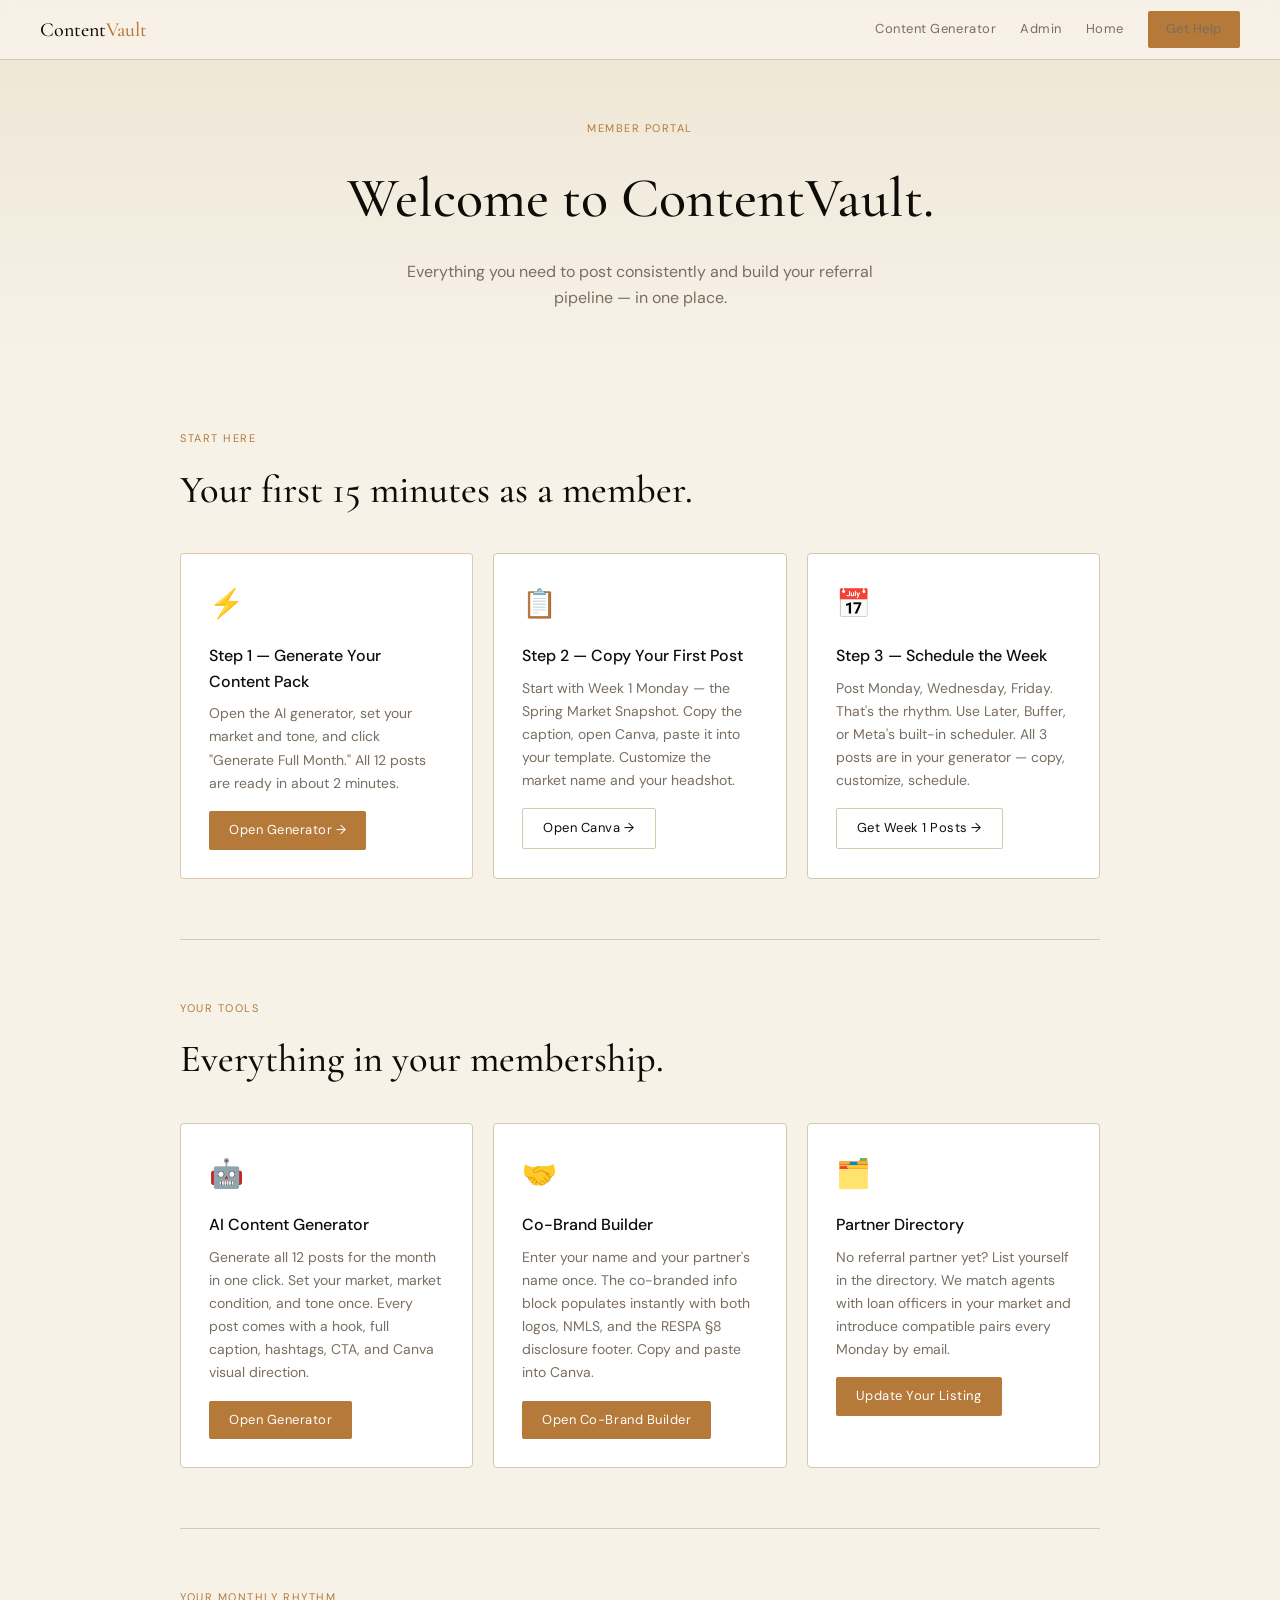
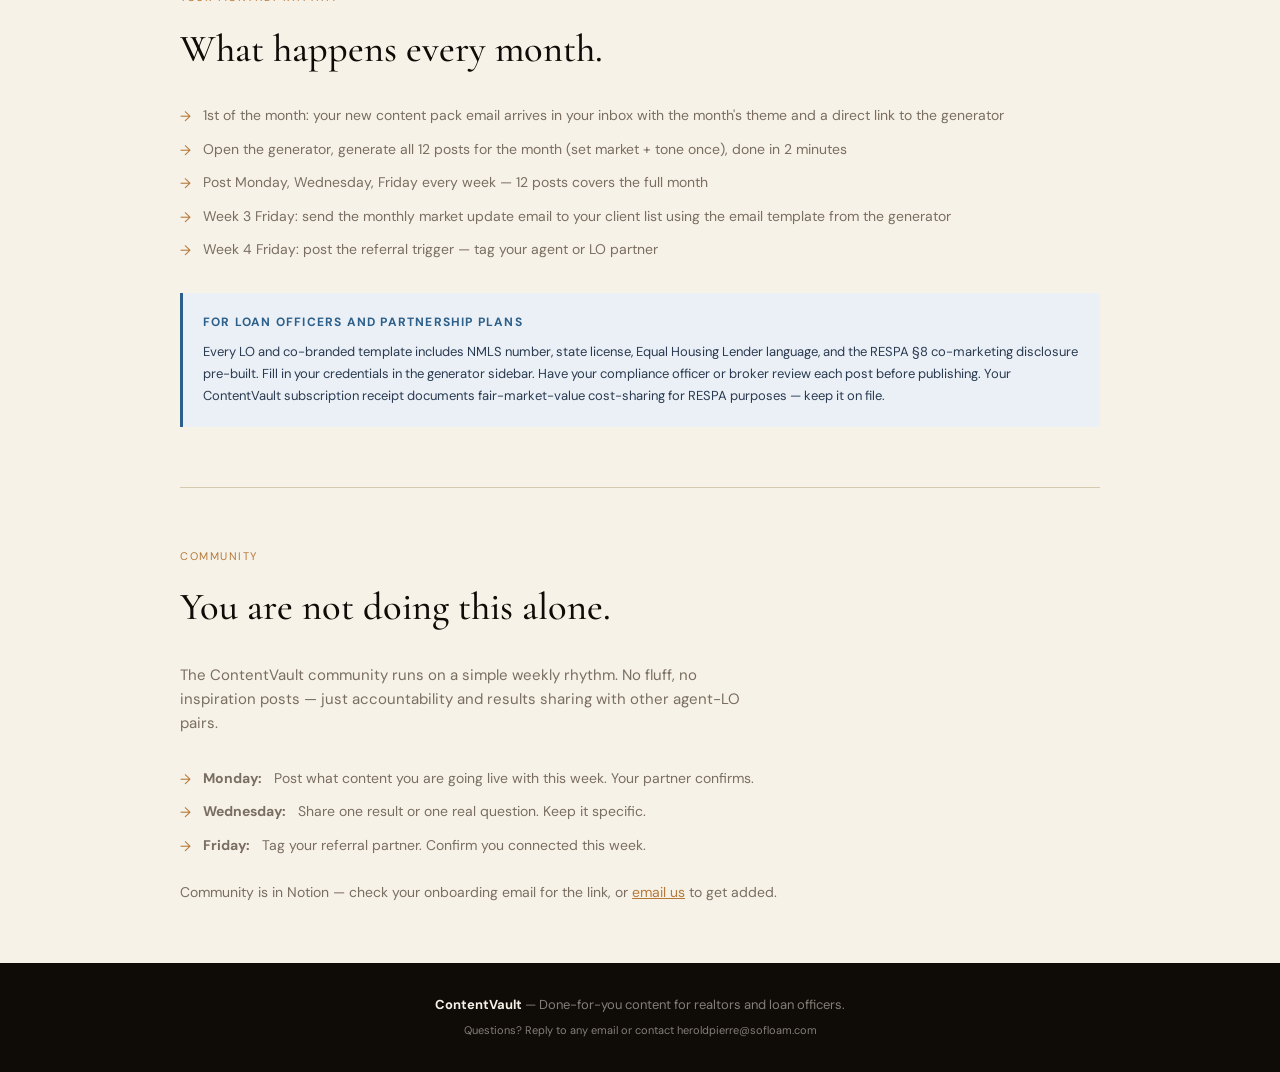
<file: member.html>
<!DOCTYPE html>
<html lang="en">
<head>
<meta charset="UTF-8"/>
<meta name="viewport" content="width=device-width,initial-scale=1.0"/>
<title>ContentVault — Member Portal</title>
<link href="https://fonts.googleapis.com/css2?family=Cormorant+Garamond:ital,wght@0,400;0,500;0,600;1,400&family=DM+Sans:wght@300;400;500&display=swap" rel="stylesheet"/>
<style>
:root{--ink:#0F0B07;--cream:#F7F2E8;--parch:#EDE5D4;--gold:#B5793A;--gold2:#D4964D;--blue:#1C3F6E;--blue2:#2C5F8A;--muted:#7A6E61;--border:#D4C9B0;}
*{box-sizing:border-box;margin:0;padding:0;}
body{background:var(--cream);color:var(--ink);font-family:'DM Sans',sans-serif;font-size:15px;line-height:1.6;min-height:100vh;}
nav{position:fixed;top:0;left:0;right:0;z-index:100;background:rgba(247,242,232,0.95);backdrop-filter:blur(8px);border-bottom:1px solid var(--border);padding:0 40px;display:flex;align-items:center;justify-content:space-between;height:60px;}
.logo{font-family:'Cormorant Garamond',serif;font-size:20px;font-weight:500;}.logo span{color:var(--gold);}
.nav-links{display:flex;gap:24px;align-items:center;}
.nav-links a{font-size:13px;text-decoration:none;color:var(--muted);letter-spacing:0.04em;transition:color 0.2s;}
.nav-links a:hover{color:var(--ink);}
.nav-cta{background:var(--gold);color:white;padding:8px 18px;border-radius:2px;font-size:13px;text-decoration:none;}
.hero{padding:120px 40px 60px;text-align:center;background:linear-gradient(180deg,var(--parch) 0%,var(--cream) 100%);}
.hero h1{font-family:'Cormorant Garamond',serif;font-size:clamp(36px,5vw,56px);font-weight:500;margin-bottom:16px;}
.hero p{font-size:16px;color:var(--muted);max-width:500px;margin:0 auto;}
.container{max-width:1000px;margin:0 auto;padding:0 40px;}
.section{padding:60px 0;}
.section-label{font-size:11px;letter-spacing:0.14em;text-transform:uppercase;color:var(--gold);margin-bottom:12px;}
.section-title{font-family:'Cormorant Garamond',serif;font-size:clamp(28px,3vw,40px);font-weight:500;margin-bottom:24px;}
.card-grid{display:grid;grid-template-columns:repeat(auto-fill,minmax(280px,1fr));gap:20px;margin-top:32px;}
.card{background:white;border:1px solid var(--border);border-radius:4px;padding:28px;transition:box-shadow 0.2s;}
.card:hover{box-shadow:0 4px 24px rgba(15,11,7,0.08);}
.card-icon{font-size:28px;margin-bottom:16px;}
.card-title{font-size:16px;font-weight:500;margin-bottom:8px;}
.card-desc{font-size:14px;color:var(--muted);line-height:1.65;margin-bottom:16px;}
.card-link{display:inline-block;background:var(--gold);color:white;padding:9px 20px;border-radius:2px;font-size:13px;text-decoration:none;letter-spacing:0.04em;transition:background 0.2s;}
.card-link:hover{background:var(--gold2);}
.card-link.outline{background:transparent;color:var(--ink);border:1px solid var(--border);}
.card-link.outline:hover{border-color:var(--ink);}
.checklist{list-style:none;display:flex;flex-direction:column;gap:10px;margin-top:16px;}
.checklist li{display:flex;gap:12px;align-items:flex-start;font-size:14px;color:var(--muted);}
.checklist li::before{content:'→';color:var(--gold);flex-shrink:0;margin-top:1px;}
.respa-box{background:#EAF0F6;border-left:3px solid var(--blue2);padding:20px;border-radius:0 4px 4px 0;margin-top:24px;}
.respa-box h4{font-size:12px;letter-spacing:0.1em;text-transform:uppercase;color:var(--blue2);margin-bottom:8px;}
.respa-box p{font-size:13px;line-height:1.7;color:#2a3a50;}
.divider{border:none;border-top:1px solid var(--border);margin:0;}
footer{background:var(--ink);color:rgba(247,242,232,0.5);text-align:center;padding:32px;font-size:13px;}
footer strong{color:var(--cream);}
</style>
</head>
<body>
<nav>
  <div class="logo">Content<span>Vault</span></div>
  <div class="nav-links">
    <a href="generate.html">Content Generator</a>
    <a href="admin.html">Admin</a>
    <a href="index.html">Home</a>
    <a href="mailto:heroldpierre@sofloam.com" class="nav-cta">Get Help</a>
  </div>
</nav>

<div class="hero">
  <div class="container">
    <div style="font-size:11px;letter-spacing:0.14em;text-transform:uppercase;color:var(--gold);margin-bottom:16px;">Member Portal</div>
    <h1>Welcome to ContentVault.</h1>
    <p>Everything you need to post consistently and build your referral pipeline — in one place.</p>
  </div>
</div>

<div class="container">

  <!-- QUICK START -->
  <div class="section">
    <div class="section-label">Start Here</div>
    <div class="section-title">Your first 15 minutes as a member.</div>
    <div class="card-grid">
      <div class="card" style="border-color:rgba(181,121,58,0.4);">
        <div class="card-icon">⚡</div>
        <div class="card-title">Step 1 — Generate Your Content Pack</div>
        <div class="card-desc">Open the AI generator, set your market and tone, and click "Generate Full Month." All 12 posts are ready in about 2 minutes.</div>
        <a href="generate.html" class="card-link">Open Generator →</a>
      </div>
      <div class="card">
        <div class="card-icon">📋</div>
        <div class="card-title">Step 2 — Copy Your First Post</div>
        <div class="card-desc">Start with Week 1 Monday — the Spring Market Snapshot. Copy the caption, open Canva, paste it into your template. Customize the market name and your headshot.</div>
        <a href="https://canva.com" target="_blank" class="card-link outline">Open Canva →</a>
      </div>
      <div class="card">
        <div class="card-icon">📅</div>
        <div class="card-title">Step 3 — Schedule the Week</div>
        <div class="card-desc">Post Monday, Wednesday, Friday. That's the rhythm. Use Later, Buffer, or Meta's built-in scheduler. All 3 posts are in your generator — copy, customize, schedule.</div>
        <a href="generate.html" class="card-link outline">Get Week 1 Posts →</a>
      </div>
    </div>
  </div>

  <hr class="divider"/>

  <!-- TOOLS -->
  <div class="section">
    <div class="section-label">Your Tools</div>
    <div class="section-title">Everything in your membership.</div>
    <div class="card-grid">
      <div class="card">
        <div class="card-icon">🤖</div>
        <div class="card-title">AI Content Generator</div>
        <div class="card-desc">Generate all 12 posts for the month in one click. Set your market, market condition, and tone once. Every post comes with a hook, full caption, hashtags, CTA, and Canva visual direction.</div>
        <a href="generate.html" class="card-link">Open Generator</a>
      </div>
      <div class="card">
        <div class="card-icon">🤝</div>
        <div class="card-title">Co-Brand Builder</div>
        <div class="card-desc">Enter your name and your partner's name once. The co-branded info block populates instantly with both logos, NMLS, and the RESPA §8 disclosure footer. Copy and paste into Canva.</div>
        <a href="index.html#cobrand" class="card-link">Open Co-Brand Builder</a>
      </div>
      <div class="card">
        <div class="card-icon">🗂️</div>
        <div class="card-title">Partner Directory</div>
        <div class="card-desc">No referral partner yet? List yourself in the directory. We match agents with loan officers in your market and introduce compatible pairs every Monday by email.</div>
        <a href="index.html#directory" class="card-link">Update Your Listing</a>
      </div>
    </div>
  </div>

  <hr class="divider"/>

  <!-- MONTHLY RHYTHM -->
  <div class="section">
    <div class="section-label">Your Monthly Rhythm</div>
    <div class="section-title">What happens every month.</div>
    <ul class="checklist">
      <li>1st of the month: your new content pack email arrives in your inbox with the month's theme and a direct link to the generator</li>
      <li>Open the generator, generate all 12 posts for the month (set market + tone once), done in 2 minutes</li>
      <li>Post Monday, Wednesday, Friday every week — 12 posts covers the full month</li>
      <li>Week 3 Friday: send the monthly market update email to your client list using the email template from the generator</li>
      <li>Week 4 Friday: post the referral trigger — tag your agent or LO partner</li>
    </ul>
    <div class="respa-box" style="margin-top:32px;">
      <h4>For Loan Officers and Partnership Plans</h4>
      <p>Every LO and co-branded template includes NMLS number, state license, Equal Housing Lender language, and the RESPA §8 co-marketing disclosure pre-built. Fill in your credentials in the generator sidebar. Have your compliance officer or broker review each post before publishing. Your ContentVault subscription receipt documents fair-market-value cost-sharing for RESPA purposes — keep it on file.</p>
    </div>
  </div>

  <hr class="divider"/>

  <!-- COMMUNITY -->
  <div class="section">
    <div class="section-label">Community</div>
    <div class="section-title">You are not doing this alone.</div>
    <p style="color:var(--muted);max-width:560px;margin-bottom:32px;">The ContentVault community runs on a simple weekly rhythm. No fluff, no inspiration posts — just accountability and results sharing with other agent-LO pairs.</p>
    <ul class="checklist">
      <li><strong>Monday:</strong> Post what content you are going live with this week. Your partner confirms.</li>
      <li><strong>Wednesday:</strong> Share one result or one real question. Keep it specific.</li>
      <li><strong>Friday:</strong> Tag your referral partner. Confirm you connected this week.</li>
    </ul>
    <p style="margin-top:24px;font-size:14px;color:var(--muted);">Community is in Notion — check your onboarding email for the link, or <a href="mailto:heroldpierre@sofloam.com" style="color:var(--gold)">email us</a> to get added.</p>
  </div>

</div>

<footer>
  <strong>ContentVault</strong> — Done-for-you content for realtors and loan officers.<br/>
  <span style="font-size:11px;margin-top:6px;display:block;">Questions? Reply to any email or contact heroldpierre@sofloam.com</span>
</footer>
</body>
</html>
</file>
